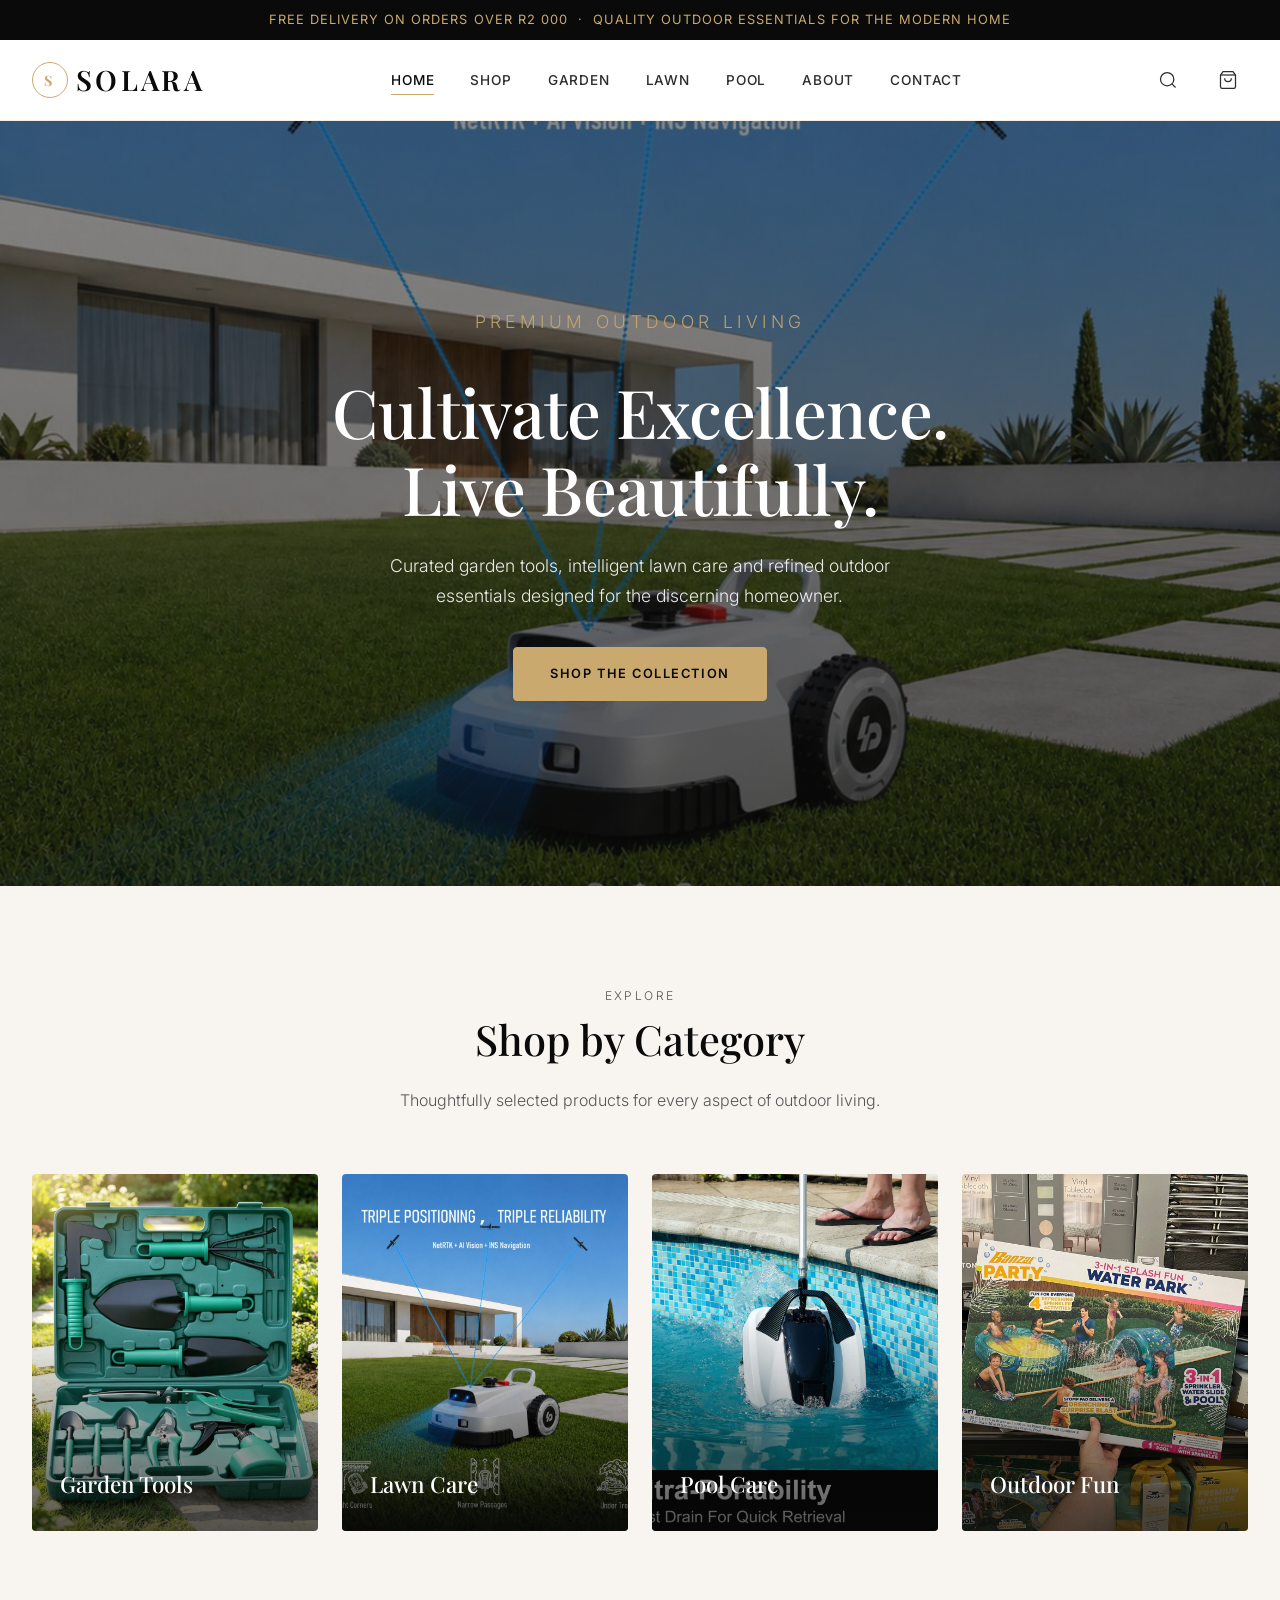
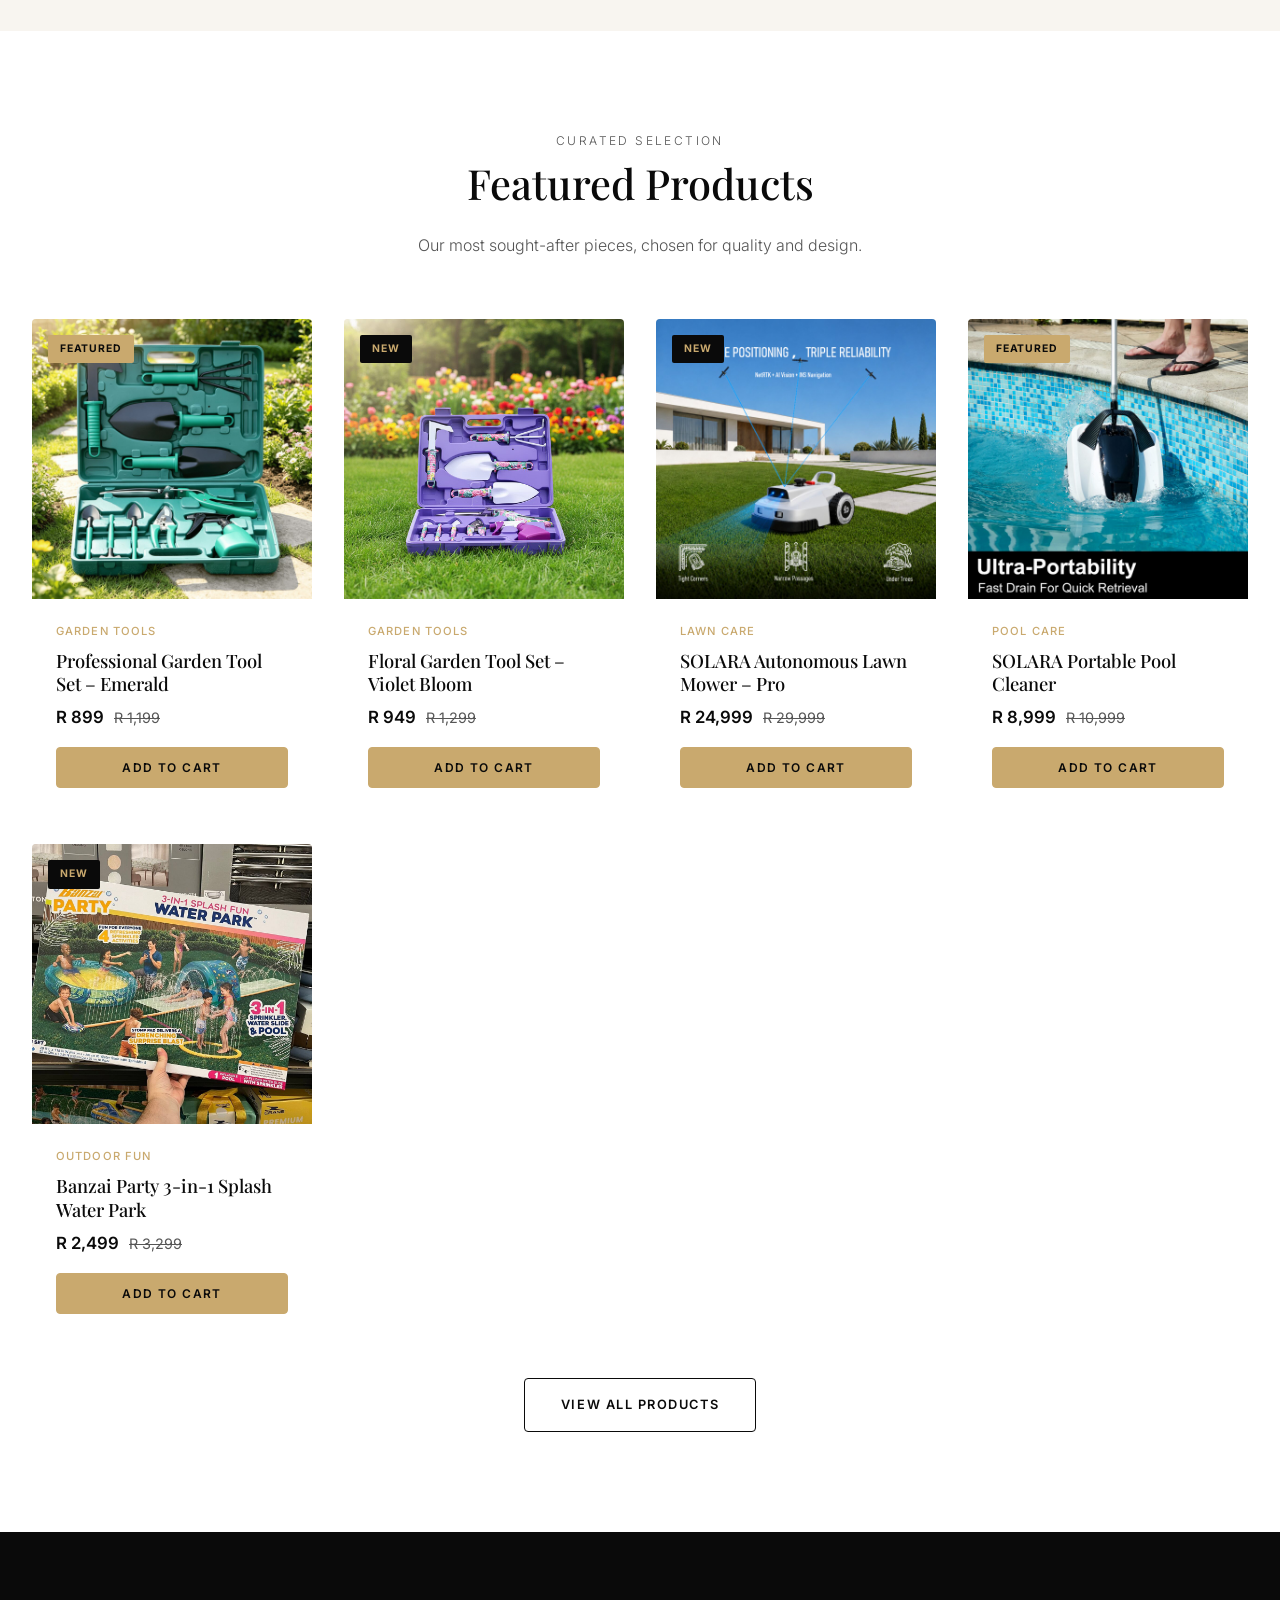
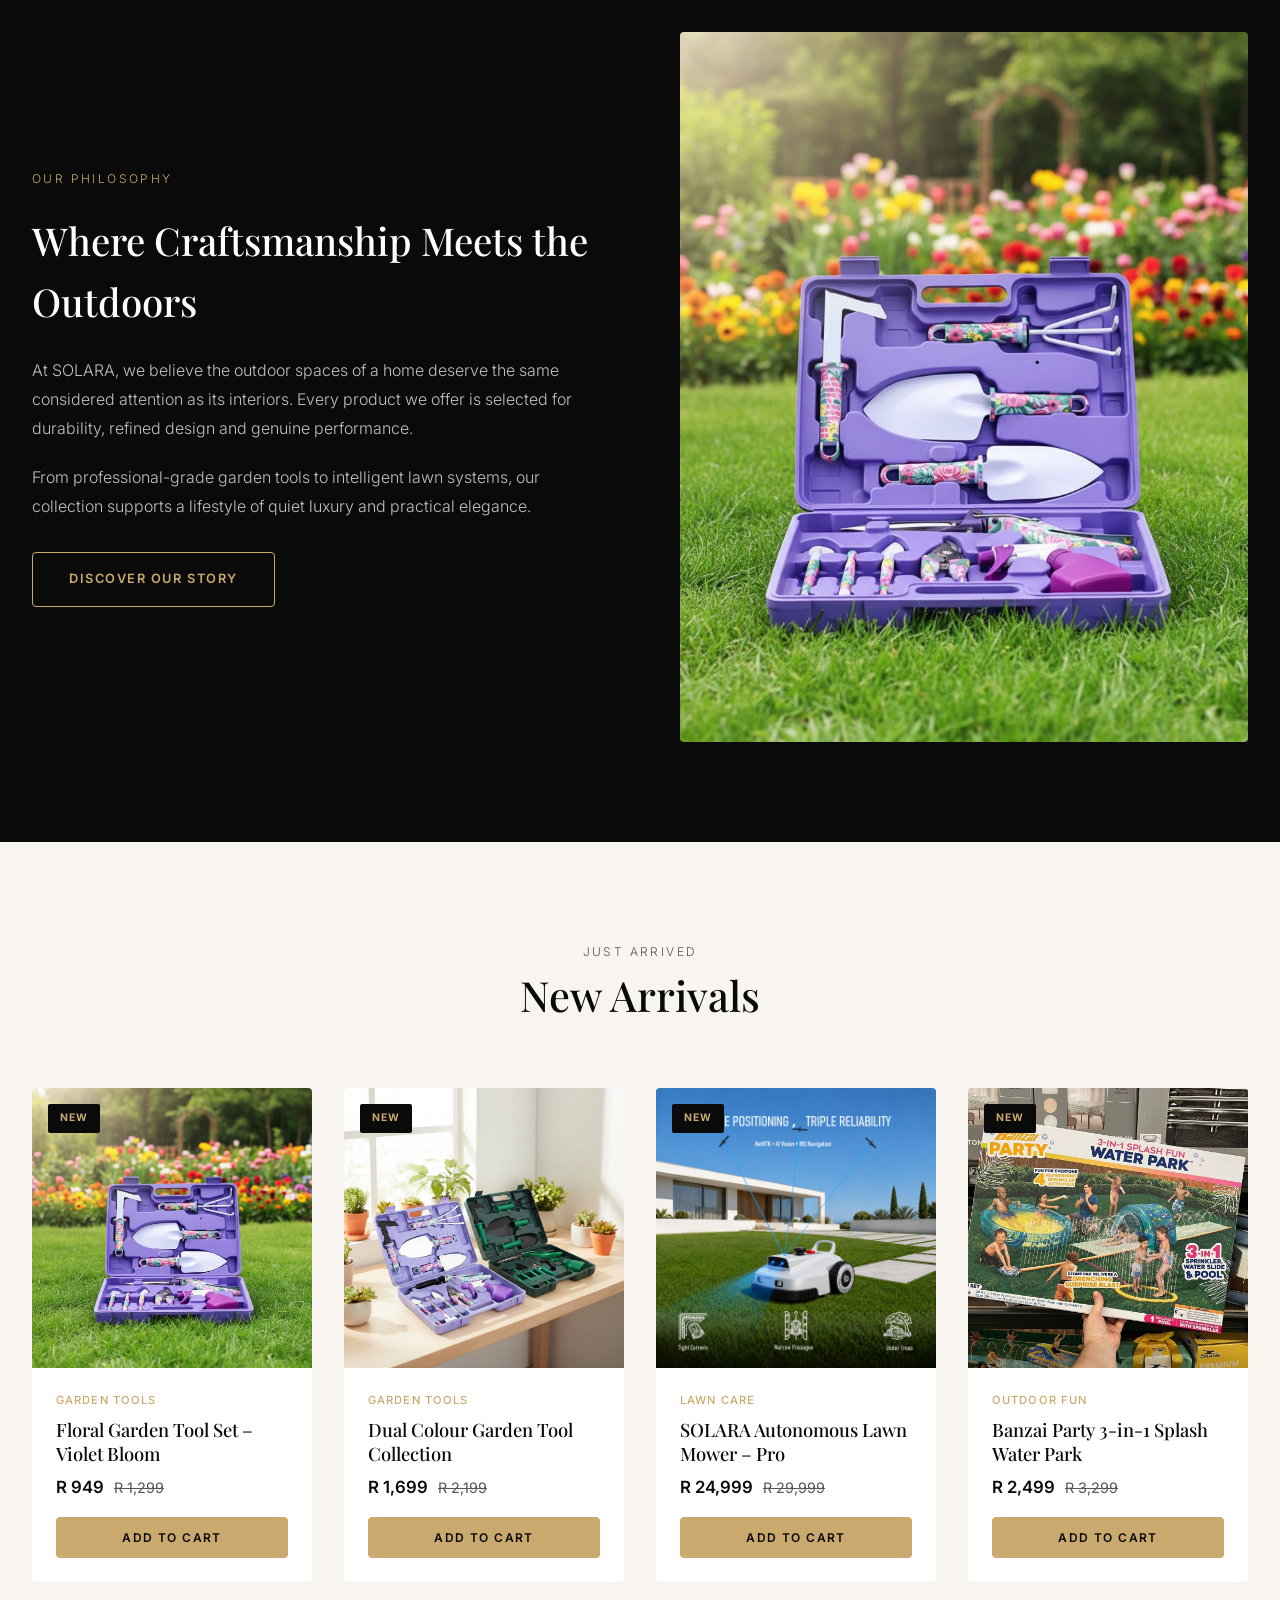
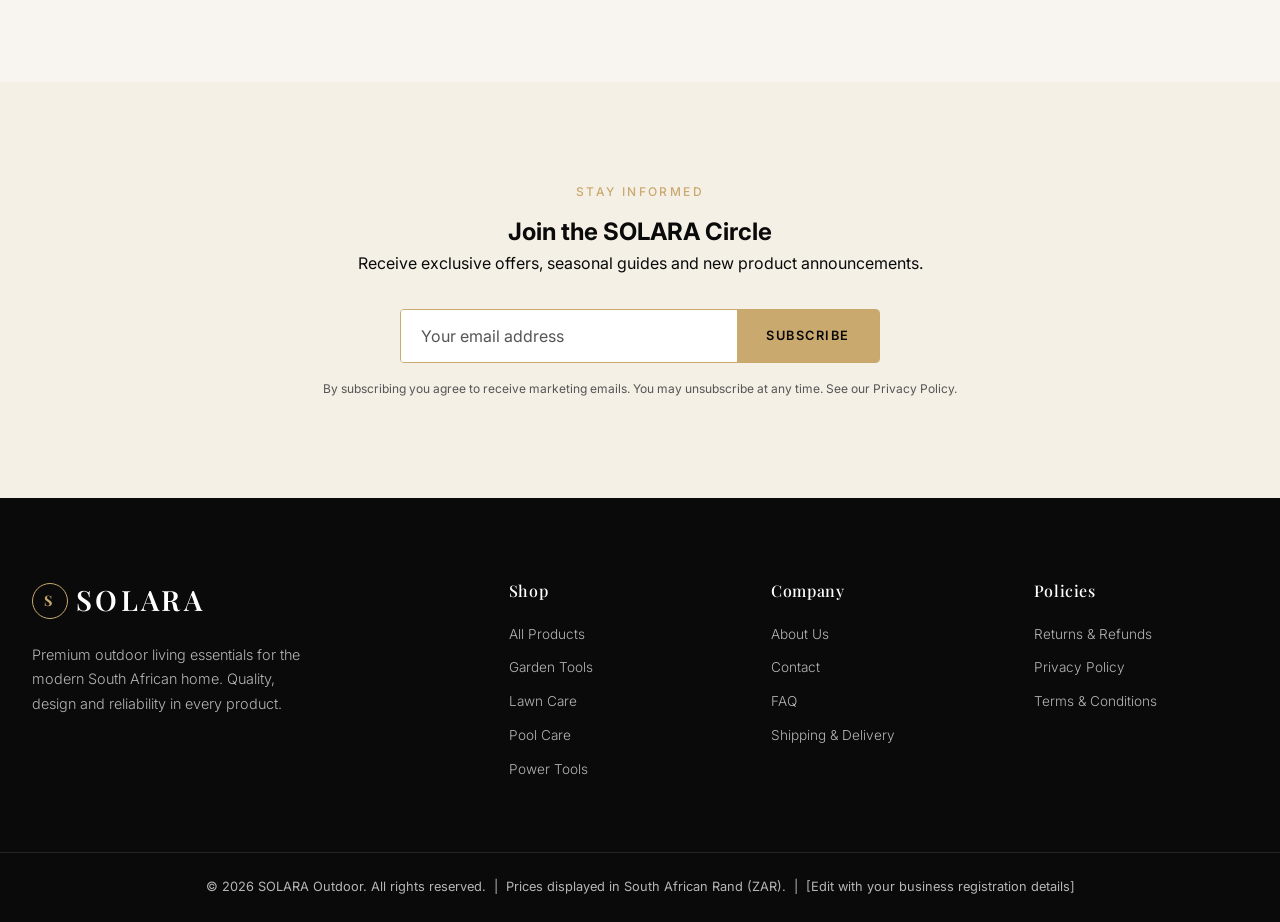
<file: index.html>
<!DOCTYPE html>
<html lang="en">
<head>
  <meta charset="UTF-8">
  <meta name="viewport" content="width=device-width, initial-scale=1.0">
  <title>SOLARA Outdoor | Premium Garden, Lawn & Pool Essentials</title>
  <meta name="description" content="Discover premium outdoor living products. Professional garden tools, autonomous lawn care, pool cleaners and more. Delivered across South Africa.">
  <link rel="stylesheet" href="css/style.css">
  <link rel="icon" href="data:image/svg+xml,<svg xmlns='http://www.w3.org/2000/svg' viewBox='0 0 100 100'><circle cx='50' cy='50' r='45' fill='none' stroke='%23C9A96E' stroke-width='4'/><text x='50' y='62' text-anchor='middle' font-size='40' font-family='Georgia' fill='%23C9A96E'>S</text></svg>">
</head>
<body>

  <!-- Announcement -->
  <div class="announcement-bar">
    Free delivery on orders over R2 000 &nbsp;·&nbsp; Quality outdoor essentials for the modern home
  </div>

  <!-- Header -->
  <header class="site-header">
    <div class="header-inner">
      <a href="index.html" class="logo">
        <div class="logo-icon">S</div>
        SOLARA
      </a>
      <nav class="main-nav" id="mainNav">
        <a href="index.html" class="active">Home</a>
        <a href="shop.html">Shop</a>
        <a href="shop.html?cat=garden-tools">Garden</a>
        <a href="shop.html?cat=lawn-care">Lawn</a>
        <a href="shop.html?cat=pool-care">Pool</a>
        <a href="about.html">About</a>
        <a href="contact.html">Contact</a>
      </nav>
      <div class="header-actions">
        <a href="shop.html" aria-label="Search" title="Search">
          <svg width="20" height="20" fill="none" stroke="currentColor" stroke-width="1.5" viewBox="0 0 24 24"><circle cx="11" cy="11" r="8"/><path d="m21 21-4.3-4.3"/></svg>
        </a>
        <a href="cart.html" aria-label="Cart" title="Shopping Cart">
          <svg width="20" height="20" fill="none" stroke="currentColor" stroke-width="1.5" viewBox="0 0 24 24"><path d="M6 2 3 6v14a2 2 0 0 0 2 2h14a2 2 0 0 0 2-2V6l-3-4Z"/><path d="M3 6h18"/><path d="M16 10a4 4 0 0 1-8 0"/></svg>
          <span class="cart-count" style="display:none">0</span>
        </a>
        <div class="mobile-menu-btn" id="menuBtn" aria-label="Menu">
          <span></span><span></span><span></span>
        </div>
      </div>
    </div>
  </header>

  <!-- Hero -->
  <section class="hero">
    <div class="hero-bg" style="background-image: url('images/Sa5bd26851d5a49b0921e4a0e9a8575dcd.jpg');"></div>
    <div class="hero-overlay"></div>
    <div class="hero-content">
      <p class="hero-eyebrow">Premium Outdoor Living</p>
      <h1>Cultivate Excellence.<br>Live Beautifully.</h1>
      <p>Curated garden tools, intelligent lawn care and refined outdoor essentials designed for the discerning homeowner.</p>
      <a href="shop.html" class="btn btn-primary">Shop the Collection</a>
    </div>
  </section>

  <!-- Featured Categories -->
  <section class="section">
    <div class="section-inner">
      <div class="section-header">
        <p class="section-eyebrow">Explore</p>
        <h2>Shop by Category</h2>
        <p>Thoughtfully selected products for every aspect of outdoor living.</p>
      </div>
      <div class="category-grid">
        <a href="shop.html?cat=garden-tools" class="category-card">
          <img src="images/H3e55ec1d0cd64b558a9389f2e577ecd6H.jpg" alt="Garden Tools">
          <div class="category-card-overlay"><h3>Garden Tools</h3></div>
        </a>
        <a href="shop.html?cat=lawn-care" class="category-card">
          <img src="images/Sa5bd26851d5a49b0921e4a0e9a8575dcd.jpg" alt="Lawn Care">
          <div class="category-card-overlay"><h3>Lawn Care</h3></div>
        </a>
        <a href="shop.html?cat=pool-care" class="category-card">
          <img src="images/H1f3d0fb70c554147920c12060a2ade58I.jpg" alt="Pool Care">
          <div class="category-card-overlay"><h3>Pool Care</h3></div>
        </a>
        <a href="shop.html?cat=outdoor-fun" class="category-card">
          <img src="images/704731973_122119497633244690_1762907833678368150_n.jpg" alt="Outdoor Fun">
          <div class="category-card-overlay"><h3>Outdoor Fun</h3></div>
        </a>
      </div>
    </div>
  </section>

  <!-- Featured Products -->
  <section class="section" style="background: var(--white);">
    <div class="section-inner">
      <div class="section-header">
        <p class="section-eyebrow">Curated Selection</p>
        <h2>Featured Products</h2>
        <p>Our most sought-after pieces, chosen for quality and design.</p>
      </div>
      <div class="product-grid" id="featuredGrid"></div>
      <div class="text-center mt-40">
        <a href="shop.html" class="btn btn-outline-dark">View All Products</a>
      </div>
    </div>
  </section>

  <!-- Brand Story -->
  <section class="section brand-story">
    <div class="section-inner">
      <div class="brand-story-grid">
        <div class="brand-story-content">
          <p class="section-eyebrow">Our Philosophy</p>
          <h2>Where Craftsmanship Meets the Outdoors</h2>
          <p>At SOLARA, we believe the outdoor spaces of a home deserve the same considered attention as its interiors. Every product we offer is selected for durability, refined design and genuine performance.</p>
          <p>From professional-grade garden tools to intelligent lawn systems, our collection supports a lifestyle of quiet luxury and practical elegance.</p>
          <a href="about.html" class="btn btn-gold-outline" style="margin-top: 12px;">Discover Our Story</a>
        </div>
        <div class="brand-story-image">
          <img src="images/Hc1f835aaec7441aea4278bc959989316s.jpg" alt="SOLARA Garden Collection">
        </div>
      </div>
    </div>
  </section>

  <!-- New Arrivals -->
  <section class="section">
    <div class="section-inner">
      <div class="section-header">
        <p class="section-eyebrow">Just Arrived</p>
        <h2>New Arrivals</h2>
      </div>
      <div class="product-grid" id="newGrid"></div>
    </div>
  </section>

  <!-- Newsletter -->
  <section class="section newsletter">
    <div class="section-inner">
      <p class="section-eyebrow">Stay Informed</p>
      <h2>Join the SOLARA Circle</h2>
      <p>Receive exclusive offers, seasonal guides and new product announcements.</p>
      <form class="newsletter-form" id="newsletterForm" onsubmit="return handleNewsletter(event)">
        <input type="email" placeholder="Your email address" required aria-label="Email">
        <button type="submit" class="btn btn-primary">Subscribe</button>
      </form>
      <p class="newsletter-consent">By subscribing you agree to receive marketing emails. You may unsubscribe at any time. See our <a href="privacy.html">Privacy Policy</a>.</p>
    </div>
  </section>

  <!-- Footer -->
  <footer class="site-footer">
    <div class="footer-grid">
      <div class="footer-brand">
        <a href="index.html" class="logo">
          <div class="logo-icon">S</div>
          SOLARA
        </a>
        <p>Premium outdoor living essentials for the modern South African home. Quality, design and reliability in every product.</p>
      </div>
      <div class="footer-col">
        <h4>Shop</h4>
        <a href="shop.html">All Products</a>
        <a href="shop.html?cat=garden-tools">Garden Tools</a>
        <a href="shop.html?cat=lawn-care">Lawn Care</a>
        <a href="shop.html?cat=pool-care">Pool Care</a>
        <a href="shop.html?cat=power-tools">Power Tools</a>
      </div>
      <div class="footer-col">
        <h4>Company</h4>
        <a href="about.html">About Us</a>
        <a href="contact.html">Contact</a>
        <a href="faq.html">FAQ</a>
        <a href="shipping.html">Shipping & Delivery</a>
      </div>
      <div class="footer-col">
        <h4>Policies</h4>
        <a href="returns.html">Returns & Refunds</a>
        <a href="privacy.html">Privacy Policy</a>
        <a href="terms.html">Terms & Conditions</a>
      </div>
    </div>
    <div class="footer-bottom">
      <p>&copy; 2026 SOLARA Outdoor. All rights reserved. &nbsp;|&nbsp; Prices displayed in South African Rand (ZAR). &nbsp;|&nbsp; [Edit with your business registration details]</p>
    </div>
  </footer>

  <script src="js/products.js"></script>
  <script src="js/cart.js"></script>
  <script>
    // Mobile menu
    document.getElementById('menuBtn').addEventListener('click', () => {
      document.getElementById('mainNav').classList.toggle('open');
    });

    // Render product cards
    function renderCard(p) {
      const badge = p.newArrival ? '<span class="product-badge new">New</span>' : (p.featured ? '<span class="product-badge">Featured</span>' : '');
      const compare = p.comparePrice ? `<span class="price-compare">${formatPrice(p.comparePrice)}</span>` : '';
      return `
        <article class="product-card">
          <div class="product-card-image">
            ${badge}
            <a href="product.html?id=${p.id}"><img src="${p.images[0]}" alt="${p.name}" loading="lazy"></a>
          </div>
          <div class="product-card-body">
            <p class="product-card-category">${p.categoryName}</p>
            <h3 class="product-card-title"><a href="product.html?id=${p.id}">${p.name}</a></h3>
            <div class="product-card-price">
              <span class="price-current">${formatPrice(p.price)}</span>
              ${compare}
            </div>
            <button class="btn btn-primary btn-sm" onclick="addToCart('${p.id}')">Add to Cart</button>
          </div>
        </article>`;
    }

    document.getElementById('featuredGrid').innerHTML = getFeaturedProducts().map(renderCard).join('');
    document.getElementById('newGrid').innerHTML = getNewArrivals().map(renderCard).join('');

    function handleNewsletter(e) {
      e.preventDefault();
      showToast('Thank you for subscribing. (Configure email service to activate.)');
      e.target.reset();
      return false;
    }
  </script>
</body>
</html>
</file>
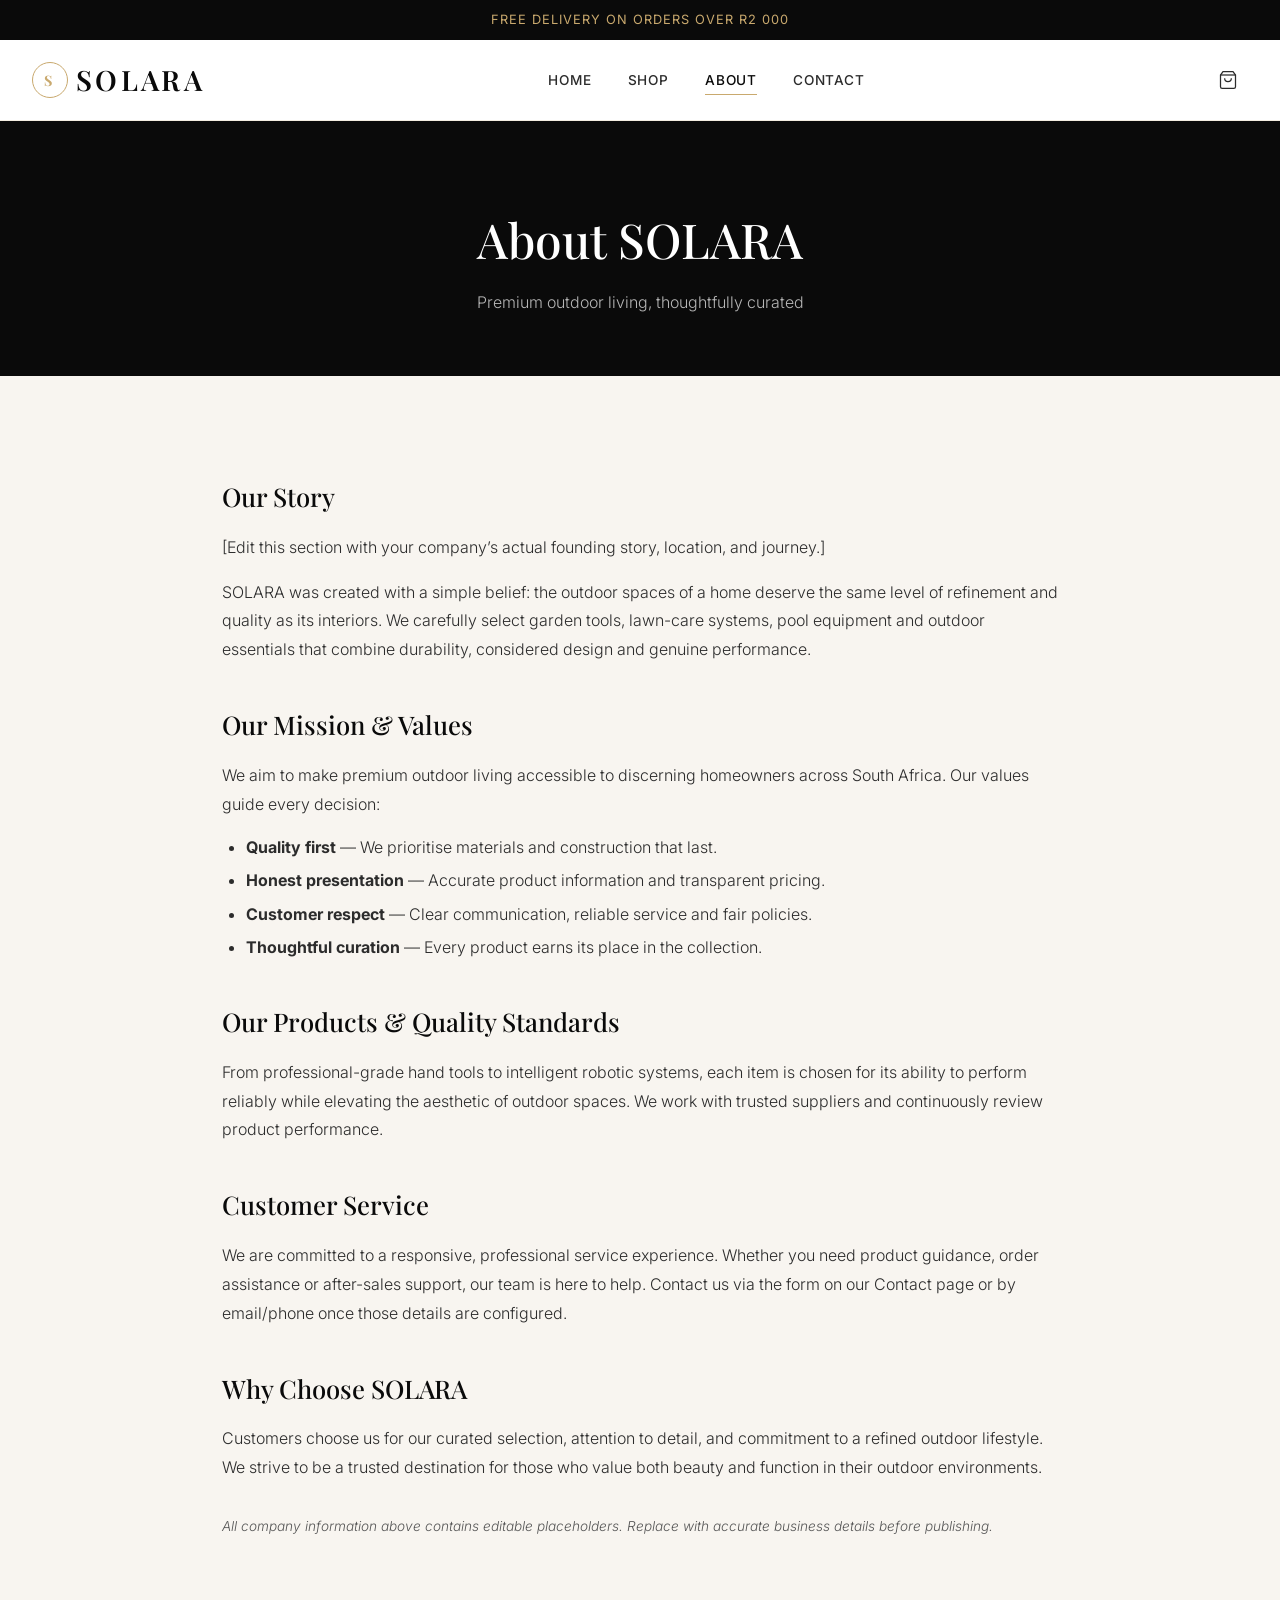
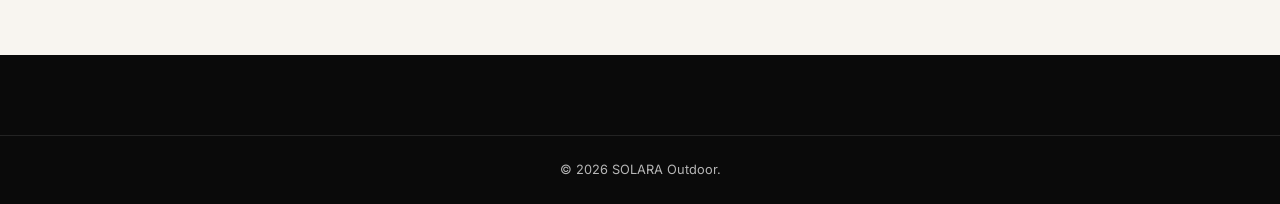
<file: about.html>
<!DOCTYPE html>
<html lang="en">
<head>
  <meta charset="UTF-8">
  <meta name="viewport" content="width=device-width, initial-scale=1.0">
  <title>About Us | SOLARA Outdoor</title>
  <meta name="description" content="Learn about SOLARA Outdoor — our commitment to premium quality outdoor living products for South African homes.">
  <link rel="stylesheet" href="css/style.css">
</head>
<body>
  <div class="announcement-bar">Free delivery on orders over R2 000</div>
  <header class="site-header">
    <div class="header-inner">
      <a href="index.html" class="logo"><div class="logo-icon">S</div> SOLARA</a>
      <nav class="main-nav" id="mainNav">
        <a href="index.html">Home</a>
        <a href="shop.html">Shop</a>
        <a href="about.html" class="active">About</a>
        <a href="contact.html">Contact</a>
      </nav>
      <div class="header-actions">
        <a href="cart.html"><svg width="20" height="20" fill="none" stroke="currentColor" stroke-width="1.5" viewBox="0 0 24 24"><path d="M6 2 3 6v14a2 2 0 0 0 2 2h14a2 2 0 0 0 2-2V6l-3-4Z"/><path d="M3 6h18"/><path d="M16 10a4 4 0 0 1-8 0"/></svg><span class="cart-count" style="display:none">0</span></a>
        <div class="mobile-menu-btn" id="menuBtn"><span></span><span></span><span></span></div>
      </div>
    </div>
  </header>

  <div class="page-hero">
    <h1>About SOLARA</h1>
    <p>Premium outdoor living, thoughtfully curated</p>
  </div>

  <div class="content-page">
    <h2>Our Story</h2>
    <p>[Edit this section with your company’s actual founding story, location, and journey.]</p>
    <p>SOLARA was created with a simple belief: the outdoor spaces of a home deserve the same level of refinement and quality as its interiors. We carefully select garden tools, lawn-care systems, pool equipment and outdoor essentials that combine durability, considered design and genuine performance.</p>

    <h2>Our Mission & Values</h2>
    <p>We aim to make premium outdoor living accessible to discerning homeowners across South Africa. Our values guide every decision:</p>
    <ul>
      <li><strong>Quality first</strong> — We prioritise materials and construction that last.</li>
      <li><strong>Honest presentation</strong> — Accurate product information and transparent pricing.</li>
      <li><strong>Customer respect</strong> — Clear communication, reliable service and fair policies.</li>
      <li><strong>Thoughtful curation</strong> — Every product earns its place in the collection.</li>
    </ul>

    <h2>Our Products & Quality Standards</h2>
    <p>From professional-grade hand tools to intelligent robotic systems, each item is chosen for its ability to perform reliably while elevating the aesthetic of outdoor spaces. We work with trusted suppliers and continuously review product performance.</p>

    <h2>Customer Service</h2>
    <p>We are committed to a responsive, professional service experience. Whether you need product guidance, order assistance or after-sales support, our team is here to help. Contact us via the form on our Contact page or by email/phone once those details are configured.</p>

    <h2>Why Choose SOLARA</h2>
    <p>Customers choose us for our curated selection, attention to detail, and commitment to a refined outdoor lifestyle. We strive to be a trusted destination for those who value both beauty and function in their outdoor environments.</p>
    <p style="margin-top:32px;font-size:0.85rem;color:var(--medium-grey)"><em>All company information above contains editable placeholders. Replace with accurate business details before publishing.</em></p>
  </div>

  <footer class="site-footer">
    <div class="footer-bottom"><p>&copy; 2026 SOLARA Outdoor.</p></div>
  </footer>
  <script src="js/products.js"></script>
  <script src="js/cart.js"></script>
  <script>document.getElementById('menuBtn').addEventListener('click', () => document.getElementById('mainNav').classList.toggle('open'));</script>
</body>
</html>
</file>
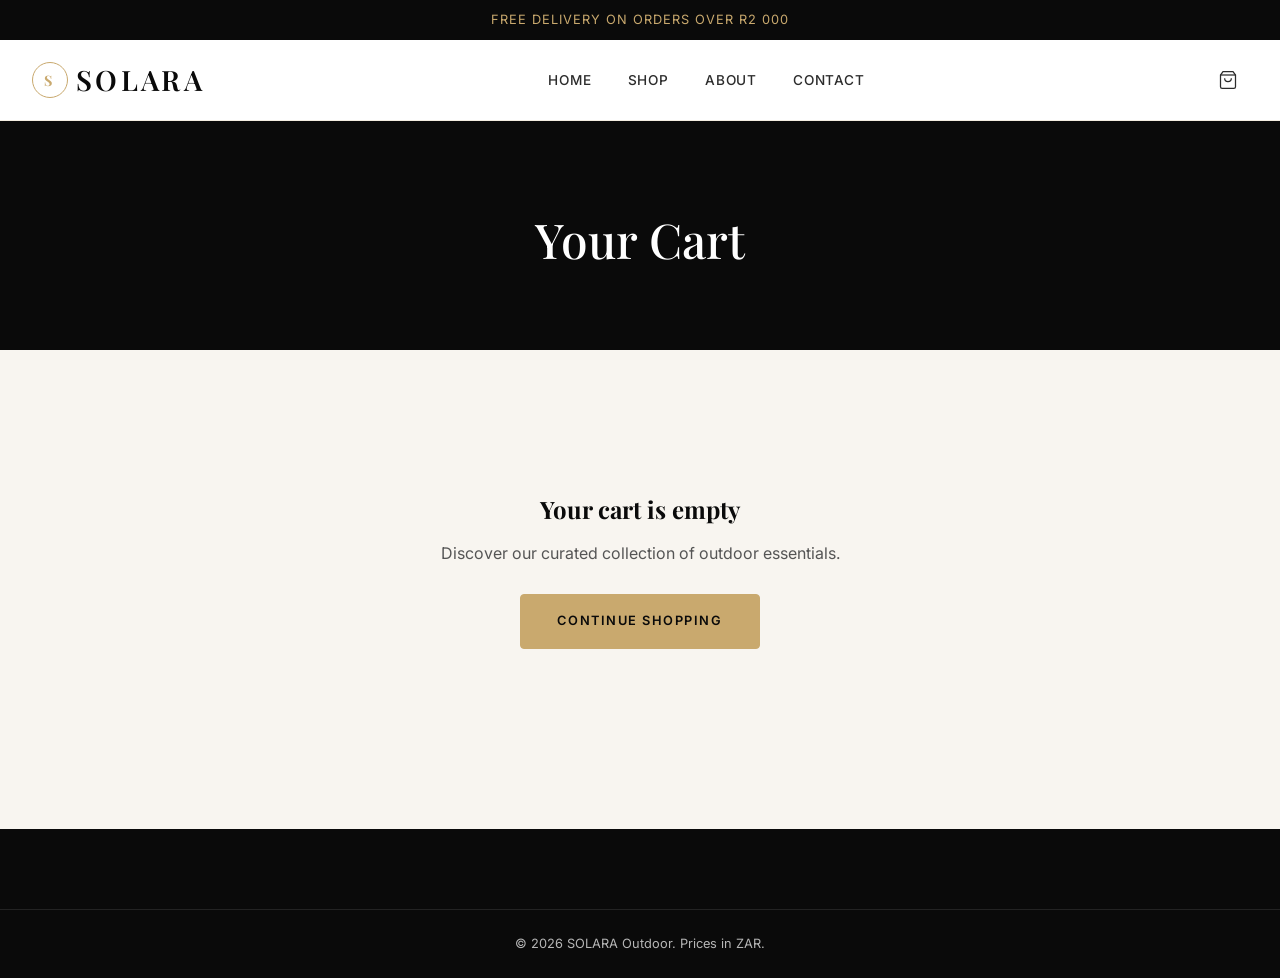
<file: cart.html>
<!DOCTYPE html>
<html lang="en">
<head>
  <meta charset="UTF-8">
  <meta name="viewport" content="width=device-width, initial-scale=1.0">
  <title>Shopping Cart | SOLARA Outdoor</title>
  <link rel="stylesheet" href="css/style.css">
</head>
<body>
  <div class="announcement-bar">Free delivery on orders over R2 000</div>
  <header class="site-header">
    <div class="header-inner">
      <a href="index.html" class="logo"><div class="logo-icon">S</div> SOLARA</a>
      <nav class="main-nav" id="mainNav">
        <a href="index.html">Home</a>
        <a href="shop.html">Shop</a>
        <a href="about.html">About</a>
        <a href="contact.html">Contact</a>
      </nav>
      <div class="header-actions">
        <a href="cart.html" aria-label="Cart">
          <svg width="20" height="20" fill="none" stroke="currentColor" stroke-width="1.5" viewBox="0 0 24 24"><path d="M6 2 3 6v14a2 2 0 0 0 2 2h14a2 2 0 0 0 2-2V6l-3-4Z"/><path d="M3 6h18"/><path d="M16 10a4 4 0 0 1-8 0"/></svg>
          <span class="cart-count" style="display:none">0</span>
        </a>
        <div class="mobile-menu-btn" id="menuBtn"><span></span><span></span><span></span></div>
      </div>
    </div>
  </header>

  <div class="page-hero"><h1>Your Cart</h1></div>

  <div class="cart-page" id="cartContent"></div>

  <footer class="site-footer">
    <div class="footer-bottom"><p>&copy; 2026 SOLARA Outdoor. Prices in ZAR.</p></div>
  </footer>

  <script src="js/products.js"></script>
  <script src="js/cart.js"></script>
  <script>
    document.getElementById('menuBtn').addEventListener('click', () => document.getElementById('mainNav').classList.toggle('open'));

    function renderCart() {
      const cart = getCart();
      if (cart.length === 0) {
        document.getElementById('cartContent').innerHTML = `
          <div class="empty-state">
            <h3>Your cart is empty</h3>
            <p>Discover our curated collection of outdoor essentials.</p>
            <a href="shop.html" class="btn btn-primary">Continue Shopping</a>
          </div>`;
        return;
      }

      const subtotal = getCartTotal();
      const delivery = subtotal >= 2000 ? 0 : 150;
      const total = subtotal + delivery;

      let rows = cart.map(item => `
        <tr>
          <td>
            <div class="cart-item-info">
              <img src="${item.image}" alt="${item.name}">
              <div>
                <h4>${item.name}</h4>
                ${item.color ? `<p style="font-size:0.85rem;color:var(--medium-grey)">${item.color}</p>` : ''}
                <span class="remove-btn" onclick="removeFromCart('${item.id}','${item.color||''}');renderCart()">Remove</span>
              </div>
            </div>
          </td>
          <td>${formatPrice(item.price)}</td>
          <td>
            <div class="qty-selector">
              <button onclick="updateQty('${item.id}', ${item.qty-1}, '${item.color||''}');renderCart()">−</button>
              <input type="number" value="${item.qty}" readonly>
              <button onclick="updateQty('${item.id}', ${item.qty+1}, '${item.color||''}');renderCart()">+</button>
            </div>
          </td>
          <td>${formatPrice(item.price * item.qty)}</td>
        </tr>`).join('');

      document.getElementById('cartContent').innerHTML = `
        <table class="cart-table">
          <thead><tr><th>Product</th><th>Price</th><th>Quantity</th><th>Total</th></tr></thead>
          <tbody>${rows}</tbody>
        </table>
        <div class="cart-summary">
          <h3>Order Summary</h3>
          <div class="summary-row"><span>Subtotal</span><span>${formatPrice(subtotal)}</span></div>
          <div class="summary-row"><span>Delivery</span><span>${delivery === 0 ? 'FREE' : formatPrice(delivery)}</span></div>
          <div class="summary-row total"><span>Total</span><span>${formatPrice(total)}</span></div>
          <p style="font-size:0.8rem;color:var(--medium-grey);margin:12px 0 20px">Delivery estimate and final charges confirmed at checkout. Free delivery on orders over R2 000.</p>
          <a href="checkout.html" class="btn btn-primary btn-full">Proceed to Checkout</a>
          <a href="shop.html" class="btn btn-outline-dark btn-full" style="margin-top:12px">Continue Shopping</a>
        </div>`;
    }

    renderCart();
  </script>
</body>
</html>
</file>
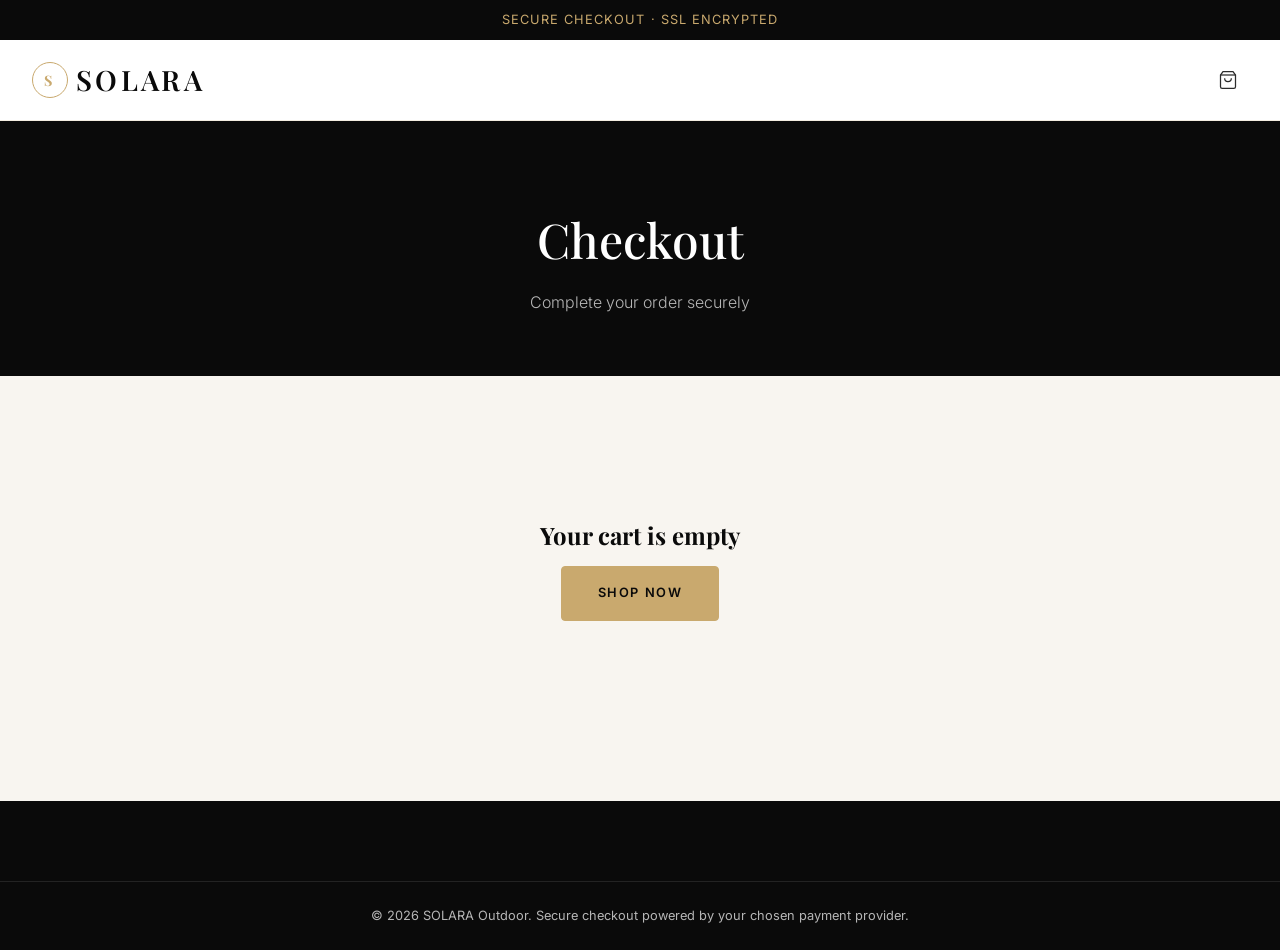
<file: checkout.html>
<!DOCTYPE html>
<html lang="en">
<head>
  <meta charset="UTF-8">
  <meta name="viewport" content="width=device-width, initial-scale=1.0">
  <title>Checkout | SOLARA Outdoor</title>
  <link rel="stylesheet" href="css/style.css">
</head>
<body>
  <div class="announcement-bar">Secure Checkout · SSL Encrypted</div>
  <header class="site-header">
    <div class="header-inner">
      <a href="index.html" class="logo"><div class="logo-icon">S</div> SOLARA</a>
      <div class="header-actions">
        <a href="cart.html" aria-label="Cart">
          <svg width="20" height="20" fill="none" stroke="currentColor" stroke-width="1.5" viewBox="0 0 24 24"><path d="M6 2 3 6v14a2 2 0 0 0 2 2h14a2 2 0 0 0 2-2V6l-3-4Z"/><path d="M3 6h18"/><path d="M16 10a4 4 0 0 1-8 0"/></svg>
          <span class="cart-count" style="display:none">0</span>
        </a>
      </div>
    </div>
  </header>

  <div class="page-hero"><h1>Checkout</h1><p>Complete your order securely</p></div>

  <div class="checkout-page" id="checkoutContent"></div>

  <footer class="site-footer">
    <div class="footer-bottom"><p>&copy; 2026 SOLARA Outdoor. Secure checkout powered by your chosen payment provider.</p></div>
  </footer>

  <script src="js/products.js"></script>
  <script src="js/cart.js"></script>
  <script>
    function renderCheckout() {
      const cart = getCart();
      if (cart.length === 0) {
        document.getElementById('checkoutContent').innerHTML = `
          <div class="empty-state" style="grid-column:1/-1">
            <h3>Your cart is empty</h3>
            <a href="shop.html" class="btn btn-primary">Shop Now</a>
          </div>`;
        return;
      }

      const subtotal = getCartTotal();
      const delivery = subtotal >= 2000 ? 0 : 150;
      const total = subtotal + delivery;

      const items = cart.map(i => `
        <div class="summary-row">
          <span>${i.name} × ${i.qty}</span>
          <span>${formatPrice(i.price * i.qty)}</span>
        </div>`).join('');

      document.getElementById('checkoutContent').innerHTML = `
        <div class="checkout-form">
          <h2>Contact & Delivery</h2>
          <form id="checkoutForm" onsubmit="return submitOrder(event)">
            <div class="form-group">
              <label>Email *</label>
              <input type="email" name="email" required placeholder="you@example.com">
            </div>
            <div class="form-row">
              <div class="form-group">
                <label>First Name *</label>
                <input type="text" name="firstName" required>
              </div>
              <div class="form-group">
                <label>Last Name *</label>
                <input type="text" name="lastName" required>
              </div>
            </div>
            <div class="form-group">
              <label>Phone *</label>
              <input type="tel" name="phone" required placeholder="+27">
            </div>
            <div class="form-group">
              <label>Street Address *</label>
              <input type="text" name="address" required>
            </div>
            <div class="form-row">
              <div class="form-group">
                <label>City *</label>
                <input type="text" name="city" required>
              </div>
              <div class="form-group">
                <label>Province *</label>
                <select name="province" required>
                  <option value="">Select...</option>
                  <option>Eastern Cape</option>
                  <option>Free State</option>
                  <option>Gauteng</option>
                  <option>KwaZulu-Natal</option>
                  <option>Limpopo</option>
                  <option>Mpumalanga</option>
                  <option>North West</option>
                  <option>Northern Cape</option>
                  <option>Western Cape</option>
                </select>
              </div>
            </div>
            <div class="form-group">
              <label>Postal Code *</label>
              <input type="text" name="postal" required>
            </div>
            <div class="form-group">
              <label>Delivery Notes (optional)</label>
              <textarea name="notes" rows="3" placeholder="Gate codes, special instructions..."></textarea>
            </div>
            <h2 style="margin-top:40px">Payment</h2>
            <p style="color:var(--medium-grey);margin-bottom:20px;font-size:0.9rem">
              Payment gateway integration is required before live orders can be processed.
              Supported options for South Africa: PayFast, Yoco, Peach Payments, or Ozow.
              Configure your merchant credentials to enable secure card and EFT payments.
            </p>
            <div class="form-group">
              <label style="display:flex;align-items:center;gap:10px;text-transform:none;font-weight:400;cursor:pointer">
                <input type="checkbox" required style="width:auto">
                I agree to the <a href="terms.html" style="color:var(--gold-dark)">Terms & Conditions</a> and <a href="privacy.html" style="color:var(--gold-dark)">Privacy Policy</a>
              </label>
            </div>
            <button type="submit" class="btn btn-primary btn-full" style="margin-top:16px">Place Order — ${formatPrice(total)}</button>
            <p style="font-size:0.75rem;color:var(--medium-grey);margin-top:12px;text-align:center">
              This is a demonstration checkout. No payment will be processed until a payment provider is connected.
            </p>
          </form>
        </div>
        <div class="checkout-summary">
          <h3>Order Summary</h3>
          ${items}
          <div class="summary-row" style="margin-top:16px"><span>Subtotal</span><span>${formatPrice(subtotal)}</span></div>
          <div class="summary-row"><span>Delivery</span><span>${delivery === 0 ? 'FREE' : formatPrice(delivery)}</span></div>
          <div class="summary-row total"><span>Total</span><span>${formatPrice(total)}</span></div>
        </div>`;
    }

    function submitOrder(e) {
      e.preventDefault();
      // In production: send to backend / payment gateway
      const formData = new FormData(e.target);
      const orderId = 'SOL-' + Date.now().toString(36).toUpperCase();
      sessionStorage.setItem('lastOrder', JSON.stringify({
        id: orderId,
        total: getCartTotal() + (getCartTotal() >= 2000 ? 0 : 150),
        email: formData.get('email'),
        name: formData.get('firstName') + ' ' + formData.get('lastName')
      }));
      clearCart();
      window.location.href = 'confirmation.html';
      return false;
    }

    renderCheckout();
  </script>
</body>
</html>
</file>
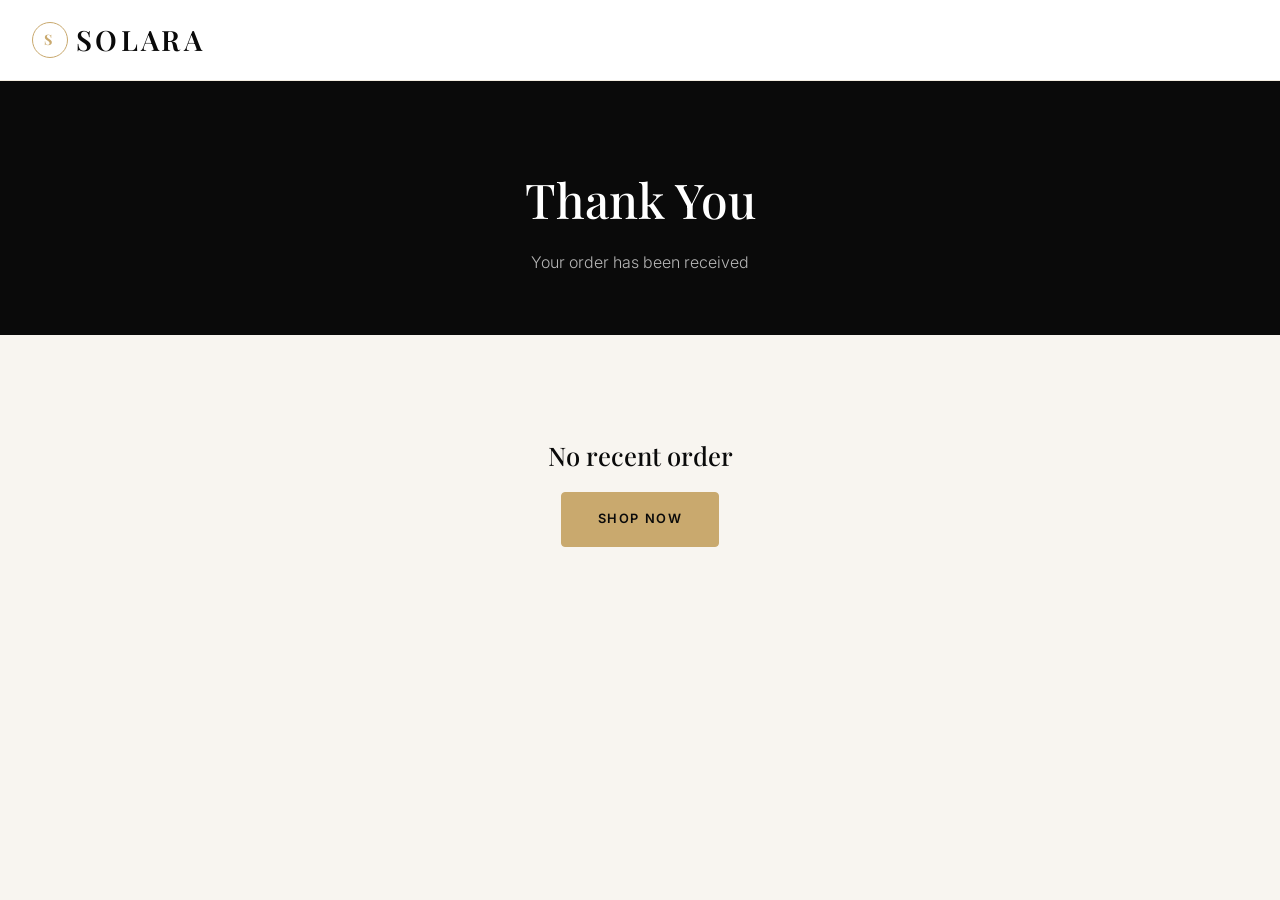
<file: confirmation.html>
<!DOCTYPE html>
<html lang="en">
<head>
  <meta charset="UTF-8">
  <meta name="viewport" content="width=device-width, initial-scale=1.0">
  <title>Order Confirmation | SOLARA Outdoor</title>
  <link rel="stylesheet" href="css/style.css">
</head>
<body>
  <header class="site-header">
    <div class="header-inner">
      <a href="index.html" class="logo"><div class="logo-icon">S</div> SOLARA</a>
    </div>
  </header>
  <div class="page-hero">
    <h1>Thank You</h1>
    <p>Your order has been received</p>
  </div>
  <div class="content-page text-center" id="confirmContent">
    <p>Loading...</p>
  </div>
  <script>
    const order = JSON.parse(sessionStorage.getItem('lastOrder') || 'null');
    if (order) {
      document.getElementById('confirmContent').innerHTML = `
        <h2 style="font-family:var(--font-heading);margin-bottom:16px">Order ${order.id}</h2>
        <p>Thank you, ${order.name}. We have received your order request.</p>
        <p style="margin:20px 0"><strong>Order Total:</strong> R ${order.total.toLocaleString('en-ZA')}</p>
        <p style="color:var(--medium-grey);max-width:500px;margin:0 auto 32px">
          <strong>Important:</strong> This is a demonstration confirmation. No payment has been processed
          and no order has been sent to a fulfilment system. To accept real orders, connect a payment
          gateway (PayFast, Yoco, etc.) and a backend order management system.
        </p>
        <p>A confirmation email would be sent to <strong>${order.email}</strong> once email service is configured.</p>
        <a href="shop.html" class="btn btn-primary" style="margin-top:32px">Continue Shopping</a>
      `;
    } else {
      document.getElementById('confirmContent').innerHTML = `
        <h2>No recent order</h2>
        <a href="shop.html" class="btn btn-primary">Shop Now</a>
      `;
    }
  </script>
</body>
</html>
</file>
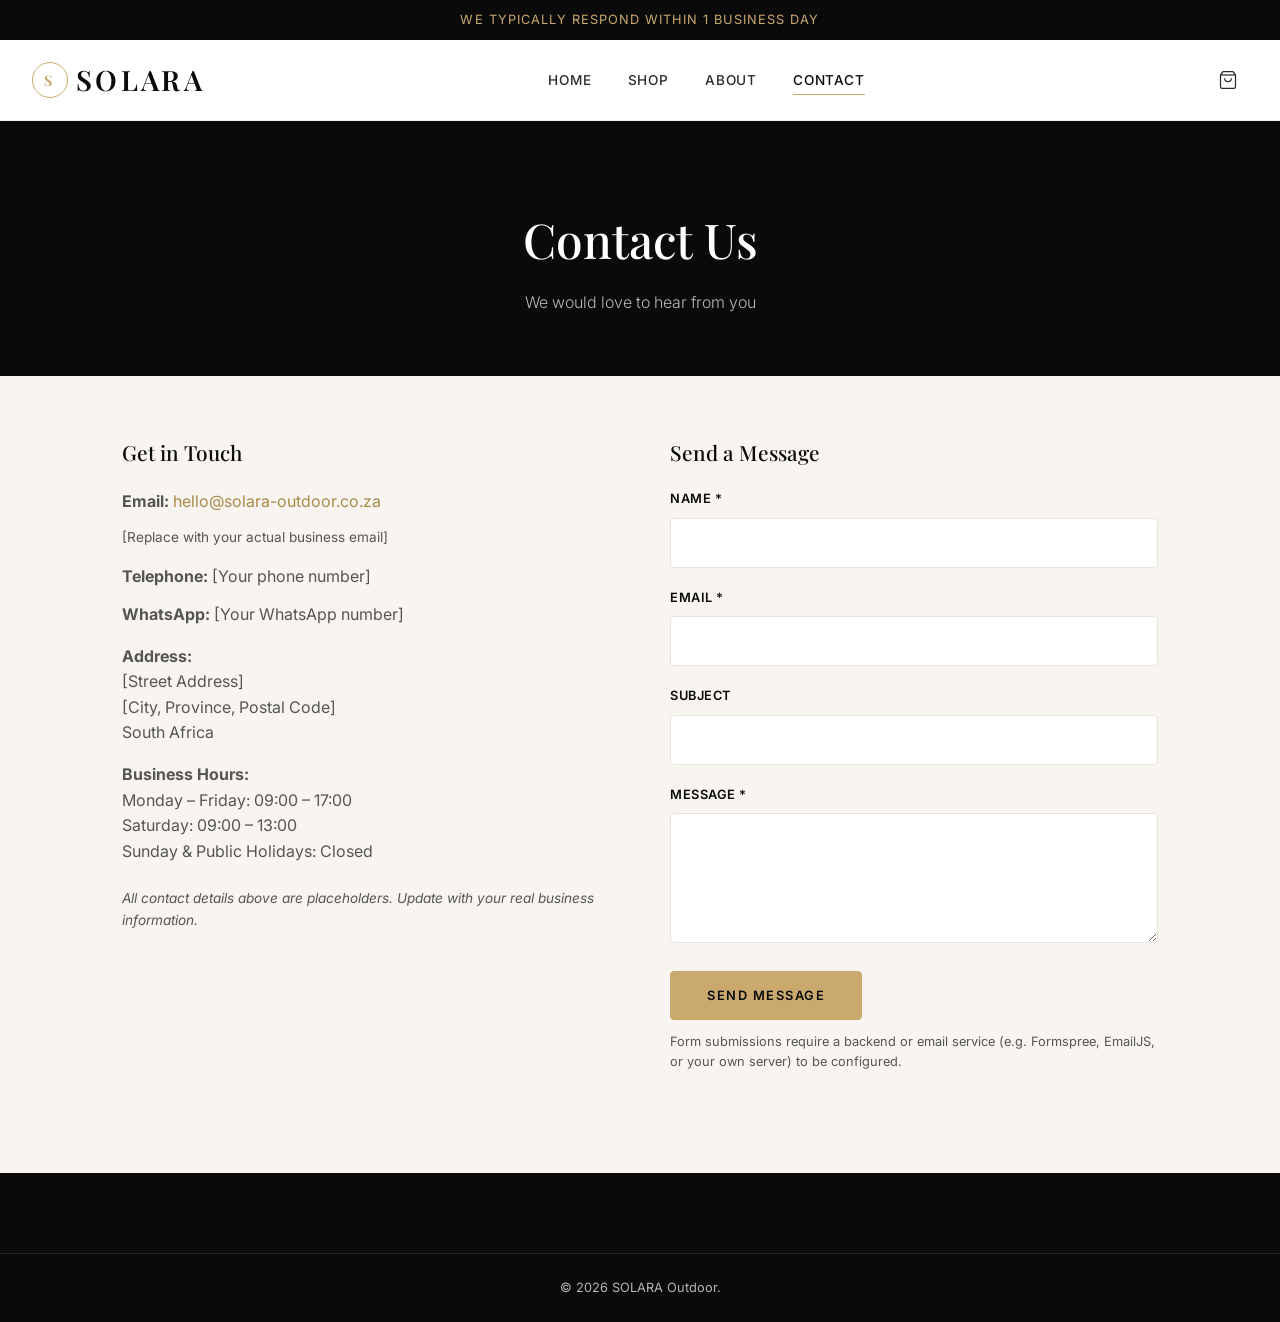
<file: contact.html>
<!DOCTYPE html>
<html lang="en">
<head>
  <meta charset="UTF-8">
  <meta name="viewport" content="width=device-width, initial-scale=1.0">
  <title>Contact Us | SOLARA Outdoor</title>
  <link rel="stylesheet" href="css/style.css">
</head>
<body>
  <div class="announcement-bar">We typically respond within 1 business day</div>
  <header class="site-header">
    <div class="header-inner">
      <a href="index.html" class="logo"><div class="logo-icon">S</div> SOLARA</a>
      <nav class="main-nav" id="mainNav">
        <a href="index.html">Home</a>
        <a href="shop.html">Shop</a>
        <a href="about.html">About</a>
        <a href="contact.html" class="active">Contact</a>
      </nav>
      <div class="header-actions">
        <a href="cart.html"><svg width="20" height="20" fill="none" stroke="currentColor" stroke-width="1.5" viewBox="0 0 24 24"><path d="M6 2 3 6v14a2 2 0 0 0 2 2h14a2 2 0 0 0 2-2V6l-3-4Z"/><path d="M3 6h18"/><path d="M16 10a4 4 0 0 1-8 0"/></svg><span class="cart-count" style="display:none">0</span></a>
        <div class="mobile-menu-btn" id="menuBtn"><span></span><span></span><span></span></div>
      </div>
    </div>
  </header>

  <div class="page-hero">
    <h1>Contact Us</h1>
    <p>We would love to hear from you</p>
  </div>

  <div class="contact-grid">
    <div class="contact-info">
      <h3>Get in Touch</h3>
      <p><strong>Email:</strong> <a href="mailto:hello@solara-outdoor.co.za">hello@solara-outdoor.co.za</a></p>
      <p style="font-size:0.85rem;color:var(--medium-grey)">[Replace with your actual business email]</p>
      <p style="margin-top:16px"><strong>Telephone:</strong> [Your phone number]</p>
      <p><strong>WhatsApp:</strong> [Your WhatsApp number]</p>
      <p style="margin-top:16px"><strong>Address:</strong><br>[Street Address]<br>[City, Province, Postal Code]<br>South Africa</p>
      <p style="margin-top:16px"><strong>Business Hours:</strong><br>Monday – Friday: 09:00 – 17:00<br>Saturday: 09:00 – 13:00<br>Sunday & Public Holidays: Closed</p>
      <p style="margin-top:24px;font-size:0.85rem;color:var(--medium-grey)"><em>All contact details above are placeholders. Update with your real business information.</em></p>
    </div>
    <div>
      <h3 style="font-family:var(--font-heading);font-size:1.3rem;margin-bottom:20px;font-weight:500">Send a Message</h3>
      <form id="contactForm" onsubmit="return handleContact(event)">
        <div class="form-group">
          <label>Name *</label>
          <input type="text" name="name" required>
        </div>
        <div class="form-group">
          <label>Email *</label>
          <input type="email" name="email" required>
        </div>
        <div class="form-group">
          <label>Subject</label>
          <input type="text" name="subject">
        </div>
        <div class="form-group">
          <label>Message *</label>
          <textarea name="message" rows="5" required></textarea>
        </div>
        <button type="submit" class="btn btn-primary">Send Message</button>
        <p style="font-size:0.8rem;color:var(--medium-grey);margin-top:12px">Form submissions require a backend or email service (e.g. Formspree, EmailJS, or your own server) to be configured.</p>
      </form>
    </div>
  </div>

  <footer class="site-footer">
    <div class="footer-bottom"><p>&copy; 2026 SOLARA Outdoor.</p></div>
  </footer>
  <script src="js/products.js"></script>
  <script src="js/cart.js"></script>
  <script>
    document.getElementById('menuBtn').addEventListener('click', () => document.getElementById('mainNav').classList.toggle('open'));
    function handleContact(e) {
      e.preventDefault();
      showToast('Message received (demo). Configure email backend to enable real delivery.');
      e.target.reset();
      return false;
    }
  </script>
</body>
</html>
</file>
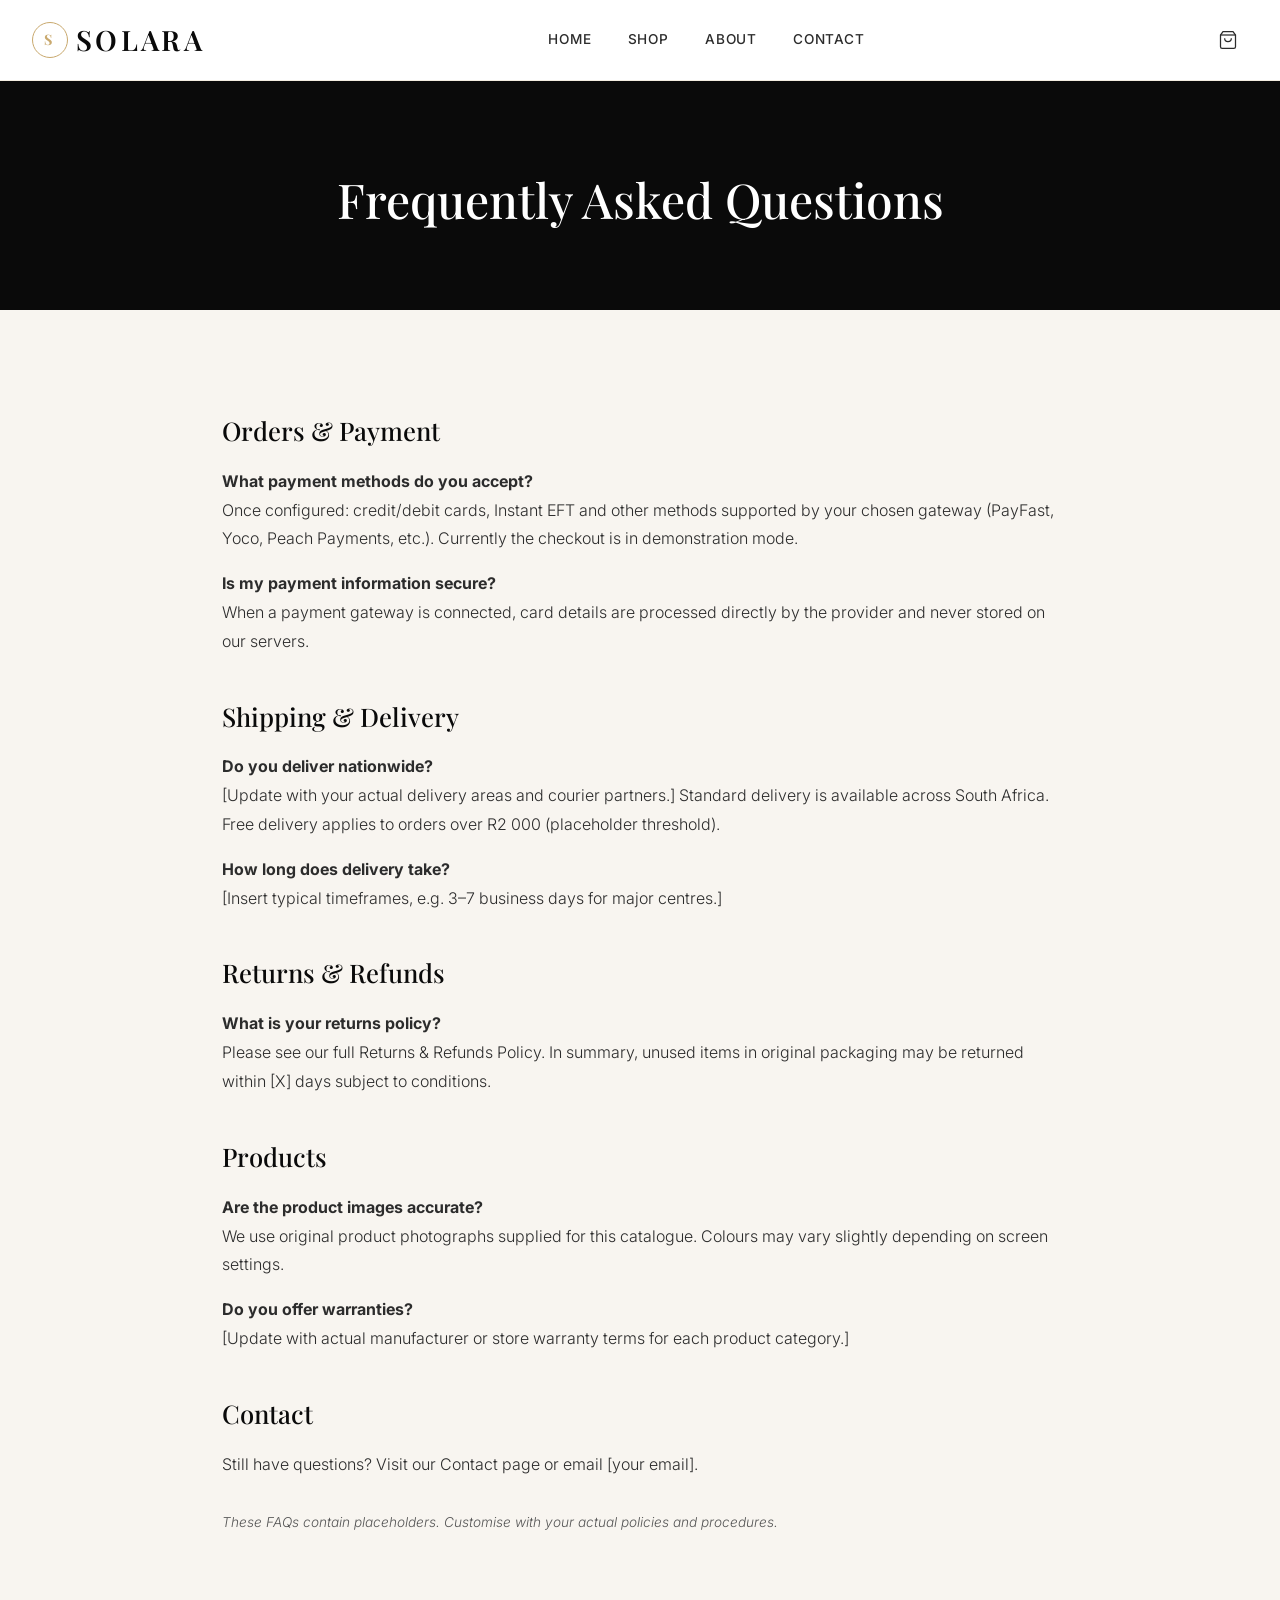
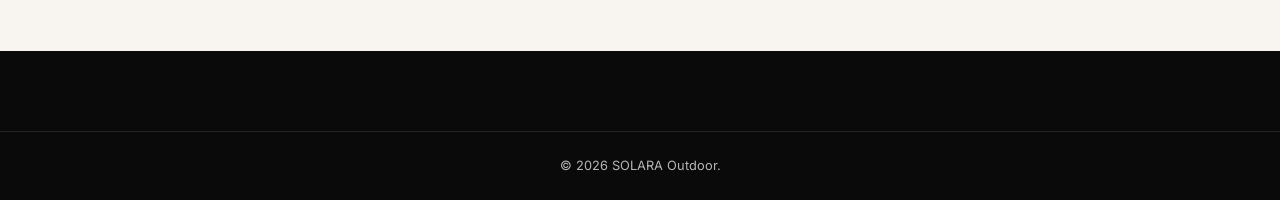
<file: faq.html>
<!DOCTYPE html>
<html lang="en">
<head>
  <meta charset="UTF-8">
  <meta name="viewport" content="width=device-width, initial-scale=1.0">
  <title>FAQ | SOLARA Outdoor</title>
  <link rel="stylesheet" href="css/style.css">
</head>
<body>
  <header class="site-header">
    <div class="header-inner">
      <a href="index.html" class="logo"><div class="logo-icon">S</div> SOLARA</a>
      <nav class="main-nav" id="mainNav">
        <a href="index.html">Home</a>
        <a href="shop.html">Shop</a>
        <a href="about.html">About</a>
        <a href="contact.html">Contact</a>
      </nav>
      <div class="header-actions">
        <a href="cart.html"><svg width="20" height="20" fill="none" stroke="currentColor" stroke-width="1.5" viewBox="0 0 24 24"><path d="M6 2 3 6v14a2 2 0 0 0 2 2h14a2 2 0 0 0 2-2V6l-3-4Z"/><path d="M3 6h18"/><path d="M16 10a4 4 0 0 1-8 0"/></svg><span class="cart-count" style="display:none">0</span></a>
        <div class="mobile-menu-btn" id="menuBtn"><span></span><span></span><span></span></div>
      </div>
    </div>
  </header>
  <div class="page-hero"><h1>Frequently Asked Questions</h1></div>
  <div class="content-page">
    <h2>Orders & Payment</h2>
    <p><strong>What payment methods do you accept?</strong><br>
    Once configured: credit/debit cards, Instant EFT and other methods supported by your chosen gateway (PayFast, Yoco, Peach Payments, etc.). Currently the checkout is in demonstration mode.</p>
    <p><strong>Is my payment information secure?</strong><br>
    When a payment gateway is connected, card details are processed directly by the provider and never stored on our servers.</p>

    <h2>Shipping & Delivery</h2>
    <p><strong>Do you deliver nationwide?</strong><br>
    [Update with your actual delivery areas and courier partners.] Standard delivery is available across South Africa. Free delivery applies to orders over R2 000 (placeholder threshold).</p>
    <p><strong>How long does delivery take?</strong><br>
    [Insert typical timeframes, e.g. 3–7 business days for major centres.]</p>

    <h2>Returns & Refunds</h2>
    <p><strong>What is your returns policy?</strong><br>
    Please see our full <a href="returns.html">Returns & Refunds Policy</a>. In summary, unused items in original packaging may be returned within [X] days subject to conditions.</p>

    <h2>Products</h2>
    <p><strong>Are the product images accurate?</strong><br>
    We use original product photographs supplied for this catalogue. Colours may vary slightly depending on screen settings.</p>
    <p><strong>Do you offer warranties?</strong><br>
    [Update with actual manufacturer or store warranty terms for each product category.]</p>

    <h2>Contact</h2>
    <p>Still have questions? Visit our <a href="contact.html">Contact page</a> or email [your email].</p>
    <p style="margin-top:32px;font-size:0.85rem;color:var(--medium-grey)"><em>These FAQs contain placeholders. Customise with your actual policies and procedures.</em></p>
  </div>
  <footer class="site-footer"><div class="footer-bottom"><p>&copy; 2026 SOLARA Outdoor.</p></div></footer>
  <script src="js/products.js"></script>
  <script src="js/cart.js"></script>
  <script>document.getElementById('menuBtn').addEventListener('click', () => document.getElementById('mainNav').classList.toggle('open'));</script>
</body>
</html>
</file>
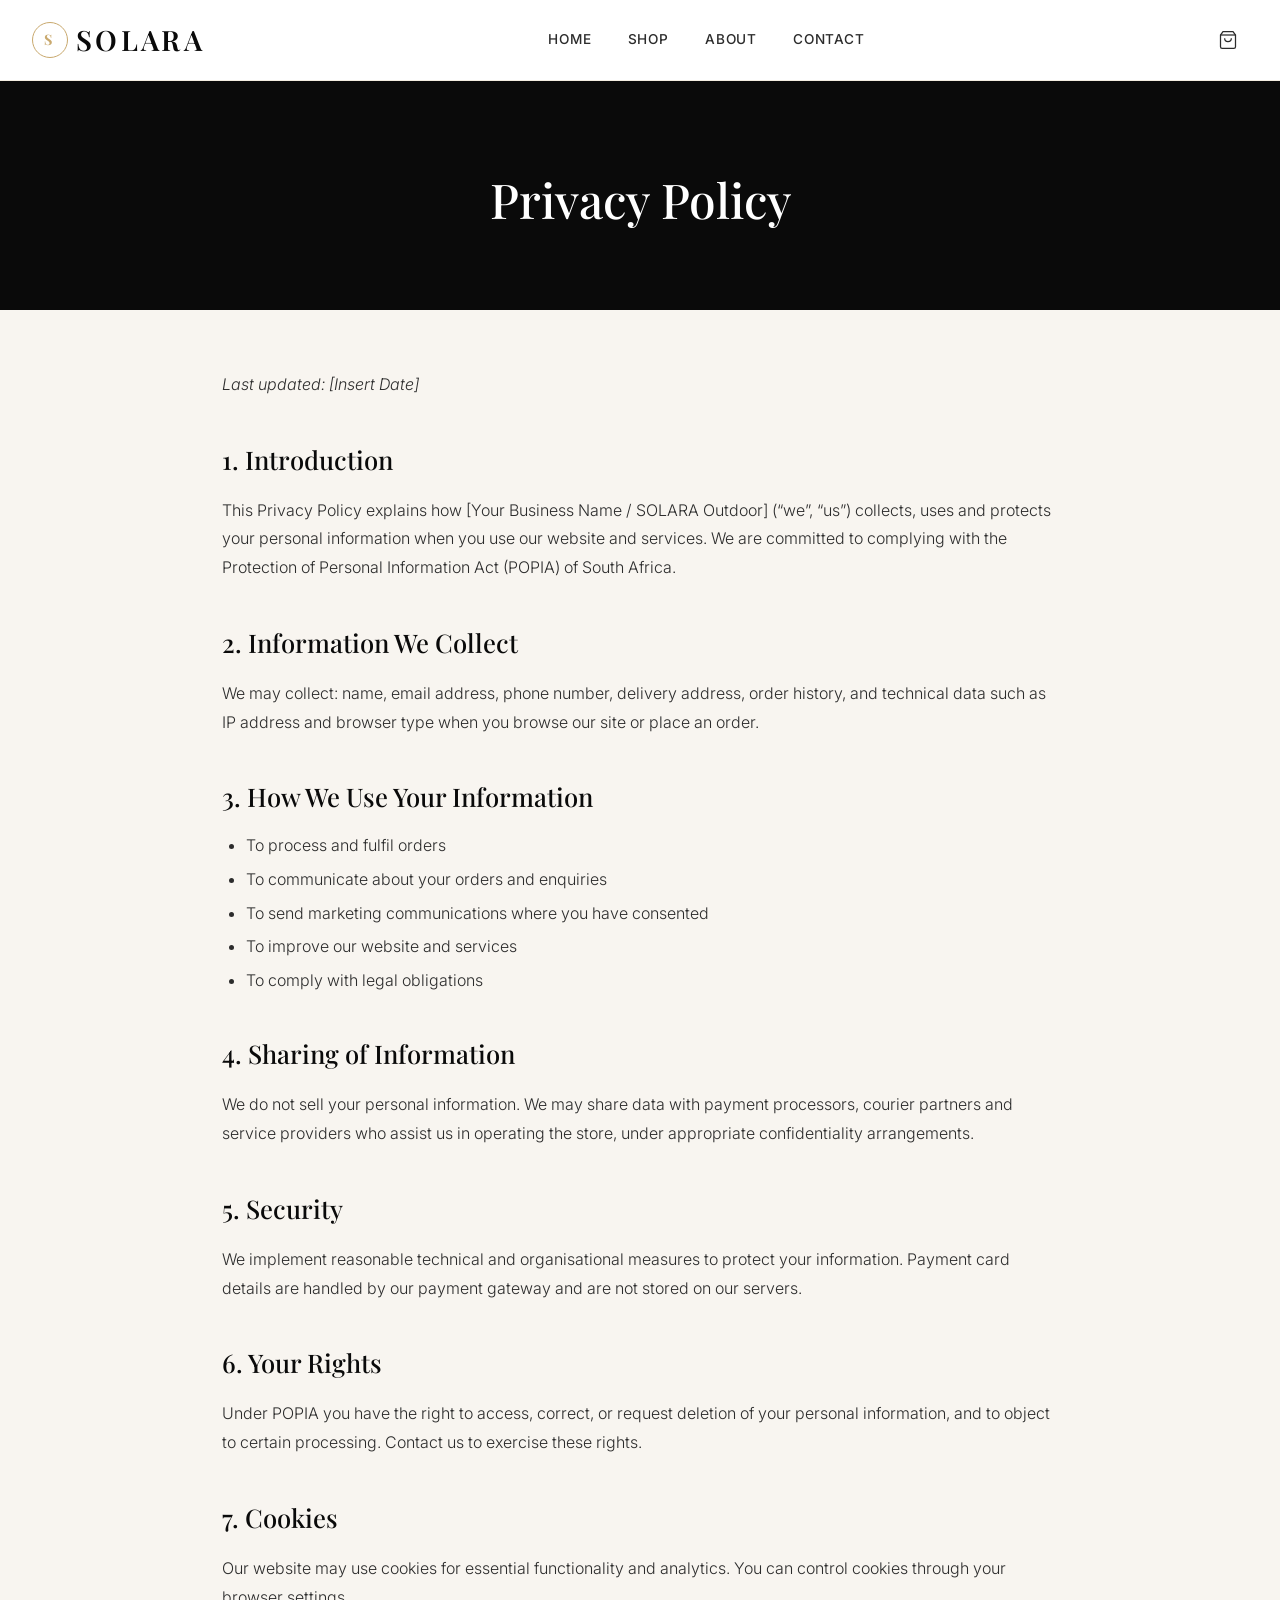
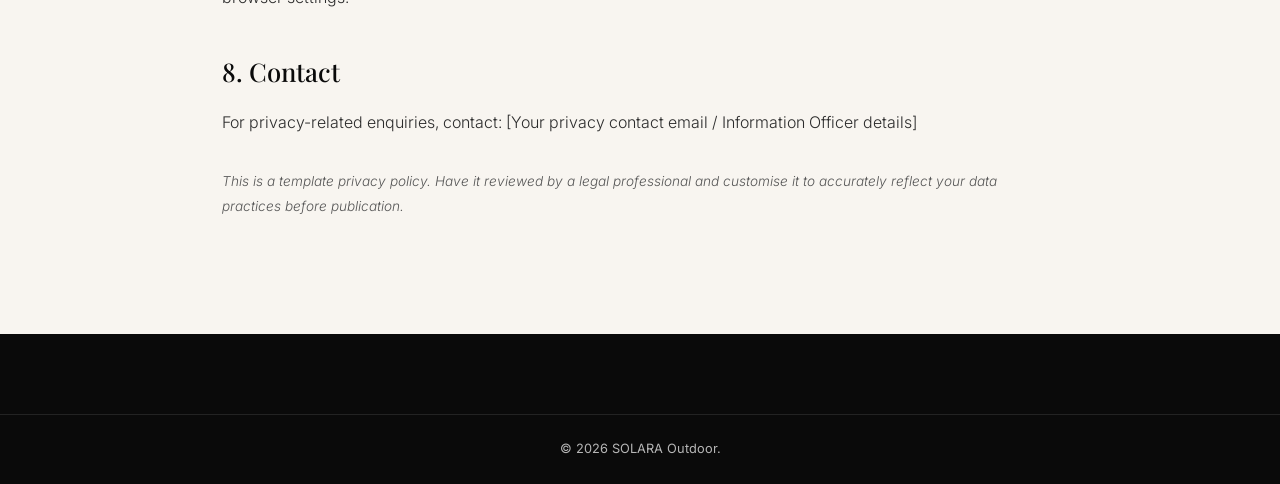
<file: privacy.html>
<!DOCTYPE html>
<html lang="en">
<head>
  <meta charset="UTF-8">
  <meta name="viewport" content="width=device-width, initial-scale=1.0">
  <title>Privacy Policy | SOLARA Outdoor</title>
  <link rel="stylesheet" href="css/style.css">
</head>
<body>
  <header class="site-header">
    <div class="header-inner">
      <a href="index.html" class="logo"><div class="logo-icon">S</div> SOLARA</a>
      <nav class="main-nav" id="mainNav">
        <a href="index.html">Home</a><a href="shop.html">Shop</a><a href="about.html">About</a><a href="contact.html">Contact</a>
      </nav>
      <div class="header-actions">
        <a href="cart.html"><svg width="20" height="20" fill="none" stroke="currentColor" stroke-width="1.5" viewBox="0 0 24 24"><path d="M6 2 3 6v14a2 2 0 0 0 2 2h14a2 2 0 0 0 2-2V6l-3-4Z"/><path d="M3 6h18"/><path d="M16 10a4 4 0 0 1-8 0"/></svg><span class="cart-count" style="display:none">0</span></a>
        <div class="mobile-menu-btn" id="menuBtn"><span></span><span></span><span></span></div>
      </div>
    </div>
  </header>
  <div class="page-hero"><h1>Privacy Policy</h1></div>
  <div class="content-page">
    <p><em>Last updated: [Insert Date]</em></p>
    <h2>1. Introduction</h2>
    <p>This Privacy Policy explains how [Your Business Name / SOLARA Outdoor] (“we”, “us”) collects, uses and protects your personal information when you use our website and services. We are committed to complying with the Protection of Personal Information Act (POPIA) of South Africa.</p>
    <h2>2. Information We Collect</h2>
    <p>We may collect: name, email address, phone number, delivery address, order history, and technical data such as IP address and browser type when you browse our site or place an order.</p>
    <h2>3. How We Use Your Information</h2>
    <ul>
      <li>To process and fulfil orders</li>
      <li>To communicate about your orders and enquiries</li>
      <li>To send marketing communications where you have consented</li>
      <li>To improve our website and services</li>
      <li>To comply with legal obligations</li>
    </ul>
    <h2>4. Sharing of Information</h2>
    <p>We do not sell your personal information. We may share data with payment processors, courier partners and service providers who assist us in operating the store, under appropriate confidentiality arrangements.</p>
    <h2>5. Security</h2>
    <p>We implement reasonable technical and organisational measures to protect your information. Payment card details are handled by our payment gateway and are not stored on our servers.</p>
    <h2>6. Your Rights</h2>
    <p>Under POPIA you have the right to access, correct, or request deletion of your personal information, and to object to certain processing. Contact us to exercise these rights.</p>
    <h2>7. Cookies</h2>
    <p>Our website may use cookies for essential functionality and analytics. You can control cookies through your browser settings.</p>
    <h2>8. Contact</h2>
    <p>For privacy-related enquiries, contact: [Your privacy contact email / Information Officer details]</p>
    <p style="margin-top:32px;font-size:0.85rem;color:var(--medium-grey)"><em>This is a template privacy policy. Have it reviewed by a legal professional and customise it to accurately reflect your data practices before publication.</em></p>
  </div>
  <footer class="site-footer"><div class="footer-bottom"><p>&copy; 2026 SOLARA Outdoor.</p></div></footer>
  <script src="js/products.js"></script><script src="js/cart.js"></script>
  <script>document.getElementById('menuBtn').addEventListener('click', () => document.getElementById('mainNav').classList.toggle('open'));</script>
</body>
</html>
</file>
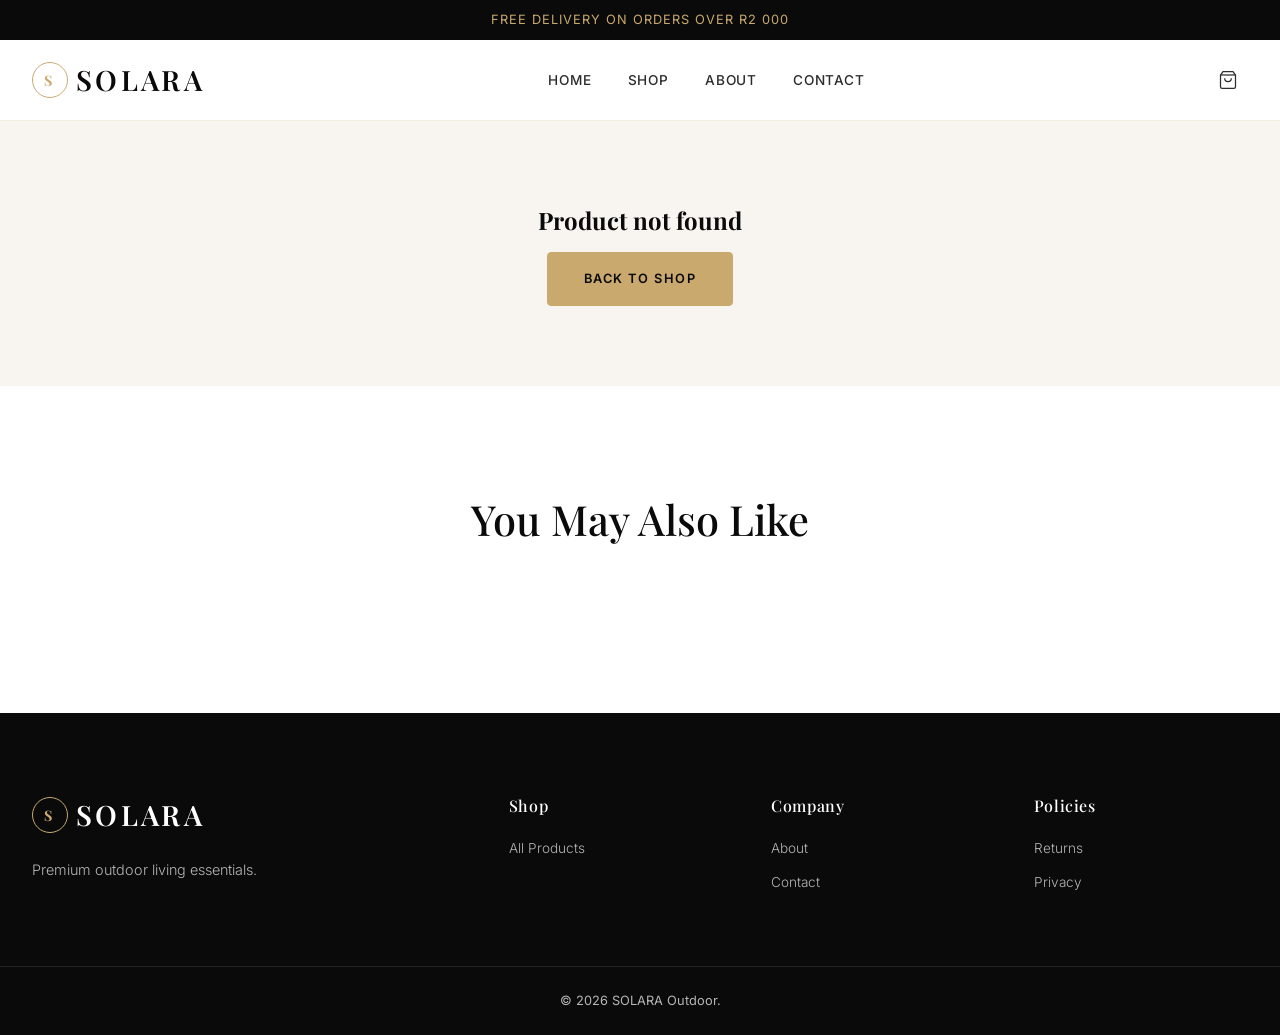
<file: product.html>
<!DOCTYPE html>
<html lang="en">
<head>
  <meta charset="UTF-8">
  <meta name="viewport" content="width=device-width, initial-scale=1.0">
  <title>Product | SOLARA Outdoor</title>
  <meta name="description" content="Premium outdoor product details.">
  <link rel="stylesheet" href="css/style.css">
</head>
<body>
  <div class="announcement-bar">Free delivery on orders over R2 000</div>
  <header class="site-header">
    <div class="header-inner">
      <a href="index.html" class="logo"><div class="logo-icon">S</div> SOLARA</a>
      <nav class="main-nav" id="mainNav">
        <a href="index.html">Home</a>
        <a href="shop.html">Shop</a>
        <a href="about.html">About</a>
        <a href="contact.html">Contact</a>
      </nav>
      <div class="header-actions">
        <a href="cart.html" aria-label="Cart">
          <svg width="20" height="20" fill="none" stroke="currentColor" stroke-width="1.5" viewBox="0 0 24 24"><path d="M6 2 3 6v14a2 2 0 0 0 2 2h14a2 2 0 0 0 2-2V6l-3-4Z"/><path d="M3 6h18"/><path d="M16 10a4 4 0 0 1-8 0"/></svg>
          <span class="cart-count" style="display:none">0</span>
        </a>
        <div class="mobile-menu-btn" id="menuBtn"><span></span><span></span><span></span></div>
      </div>
    </div>
  </header>

  <div id="productContent"></div>

  <section class="section" style="background:var(--white)">
    <div class="section-inner">
      <div class="section-header"><h2>You May Also Like</h2></div>
      <div class="product-grid" id="relatedGrid"></div>
    </div>
  </section>

  <footer class="site-footer">
    <div class="footer-grid">
      <div class="footer-brand"><a href="index.html" class="logo"><div class="logo-icon">S</div> SOLARA</a><p>Premium outdoor living essentials.</p></div>
      <div class="footer-col"><h4>Shop</h4><a href="shop.html">All Products</a></div>
      <div class="footer-col"><h4>Company</h4><a href="about.html">About</a><a href="contact.html">Contact</a></div>
      <div class="footer-col"><h4>Policies</h4><a href="returns.html">Returns</a><a href="privacy.html">Privacy</a></div>
    </div>
    <div class="footer-bottom"><p>&copy; 2026 SOLARA Outdoor.</p></div>
  </footer>

  <script src="js/products.js"></script>
  <script src="js/cart.js"></script>
  <script>
    document.getElementById('menuBtn').addEventListener('click', () => document.getElementById('mainNav').classList.toggle('open'));

    const id = new URLSearchParams(location.search).get('id');
    const product = getProductById(id);

    if (!product) {
      document.getElementById('productContent').innerHTML = `<div class="empty-state"><h3>Product not found</h3><a href="shop.html" class="btn btn-primary">Back to Shop</a></div>`;
    } else {
      document.title = product.name + ' | SOLARA Outdoor';
      let selectedColor = product.colors[0];
      let qty = 1;

      function render() {
        const compare = product.comparePrice ? `<span class="price-compare">${formatPrice(product.comparePrice)}</span>` : '';
        const thumbs = product.images.map((img, i) =>
          `<img src="${img}" alt="" class="${i===0?'active':''}" onclick="setMainImage('${img}', this)">`
        ).join('');
        const colors = product.colors.map(c =>
          `<button class="variant-btn ${c===selectedColor?'active':''}" onclick="selectColor('${c}')">${c}</button>`
        ).join('');

        document.getElementById('productContent').innerHTML = `
          <div class="product-detail">
            <div class="product-gallery">
              <div class="product-gallery-main"><img id="mainImg" src="${product.images[0]}" alt="${product.name}"></div>
              <div class="product-gallery-thumbs">${thumbs}</div>
            </div>
            <div class="product-info">
              <p class="category">${product.categoryName}</p>
              <h1>${product.name}</h1>
              <div class="price-block">
                <span class="price-current">${formatPrice(product.price)}</span>
                ${compare}
              </div>
              <p class="short-desc">${product.shortDesc}</p>
              <div class="variant-selector">
                <label>Colour</label>
                <div class="variant-options">${colors}</div>
              </div>
              <div class="qty-selector">
                <button onclick="changeQty(-1)">−</button>
                <input type="number" id="qtyInput" value="1" min="1" max="${product.stock}" readonly>
                <button onclick="changeQty(1)">+</button>
              </div>
              <div class="product-actions">
                <button class="btn btn-primary" onclick="addToCart('${product.id}', qty, selectedColor)">Add to Cart</button>
                <a href="cart.html" class="btn btn-outline-dark">View Cart</a>
              </div>
              <div class="product-meta">
                <p><strong>Availability:</strong> ${product.stock > 0 ? 'In Stock (' + product.stock + ' available)' : 'Out of Stock'}</p>
                <p><strong>SKU:</strong> ${product.id.toUpperCase()}</p>
                <p style="margin-top:16px">${product.description}</p>
                <p style="margin-top:12px;font-size:0.8rem;color:var(--medium-grey)"><em>Note: Product details and pricing are placeholders. Please update with accurate supplier information before launch.</em></p>
              </div>
            </div>
          </div>`;
      }

      window.setMainImage = (src, el) => {
        document.getElementById('mainImg').src = src;
        document.querySelectorAll('.product-gallery-thumbs img').forEach(i => i.classList.remove('active'));
        el.classList.add('active');
      };
      window.selectColor = (c) => { selectedColor = c; render(); };
      window.changeQty = (d) => {
        qty = Math.max(1, Math.min(product.stock, qty + d));
        document.getElementById('qtyInput').value = qty;
      };

      render();

      // Related
      const related = products.filter(p => p.category === product.category && p.id !== product.id).slice(0, 4);
      document.getElementById('relatedGrid').innerHTML = related.map(p => `
        <article class="product-card">
          <div class="product-card-image"><a href="product.html?id=${p.id}"><img src="${p.images[0]}" alt="${p.name}" loading="lazy"></a></div>
          <div class="product-card-body">
            <p class="product-card-category">${p.categoryName}</p>
            <h3 class="product-card-title"><a href="product.html?id=${p.id}">${p.name}</a></h3>
            <div class="product-card-price"><span class="price-current">${formatPrice(p.price)}</span></div>
            <button class="btn btn-primary btn-sm" onclick="addToCart('${p.id}')">Add to Cart</button>
          </div>
        </article>`).join('');
    }
  </script>
</body>
</html>
</file>
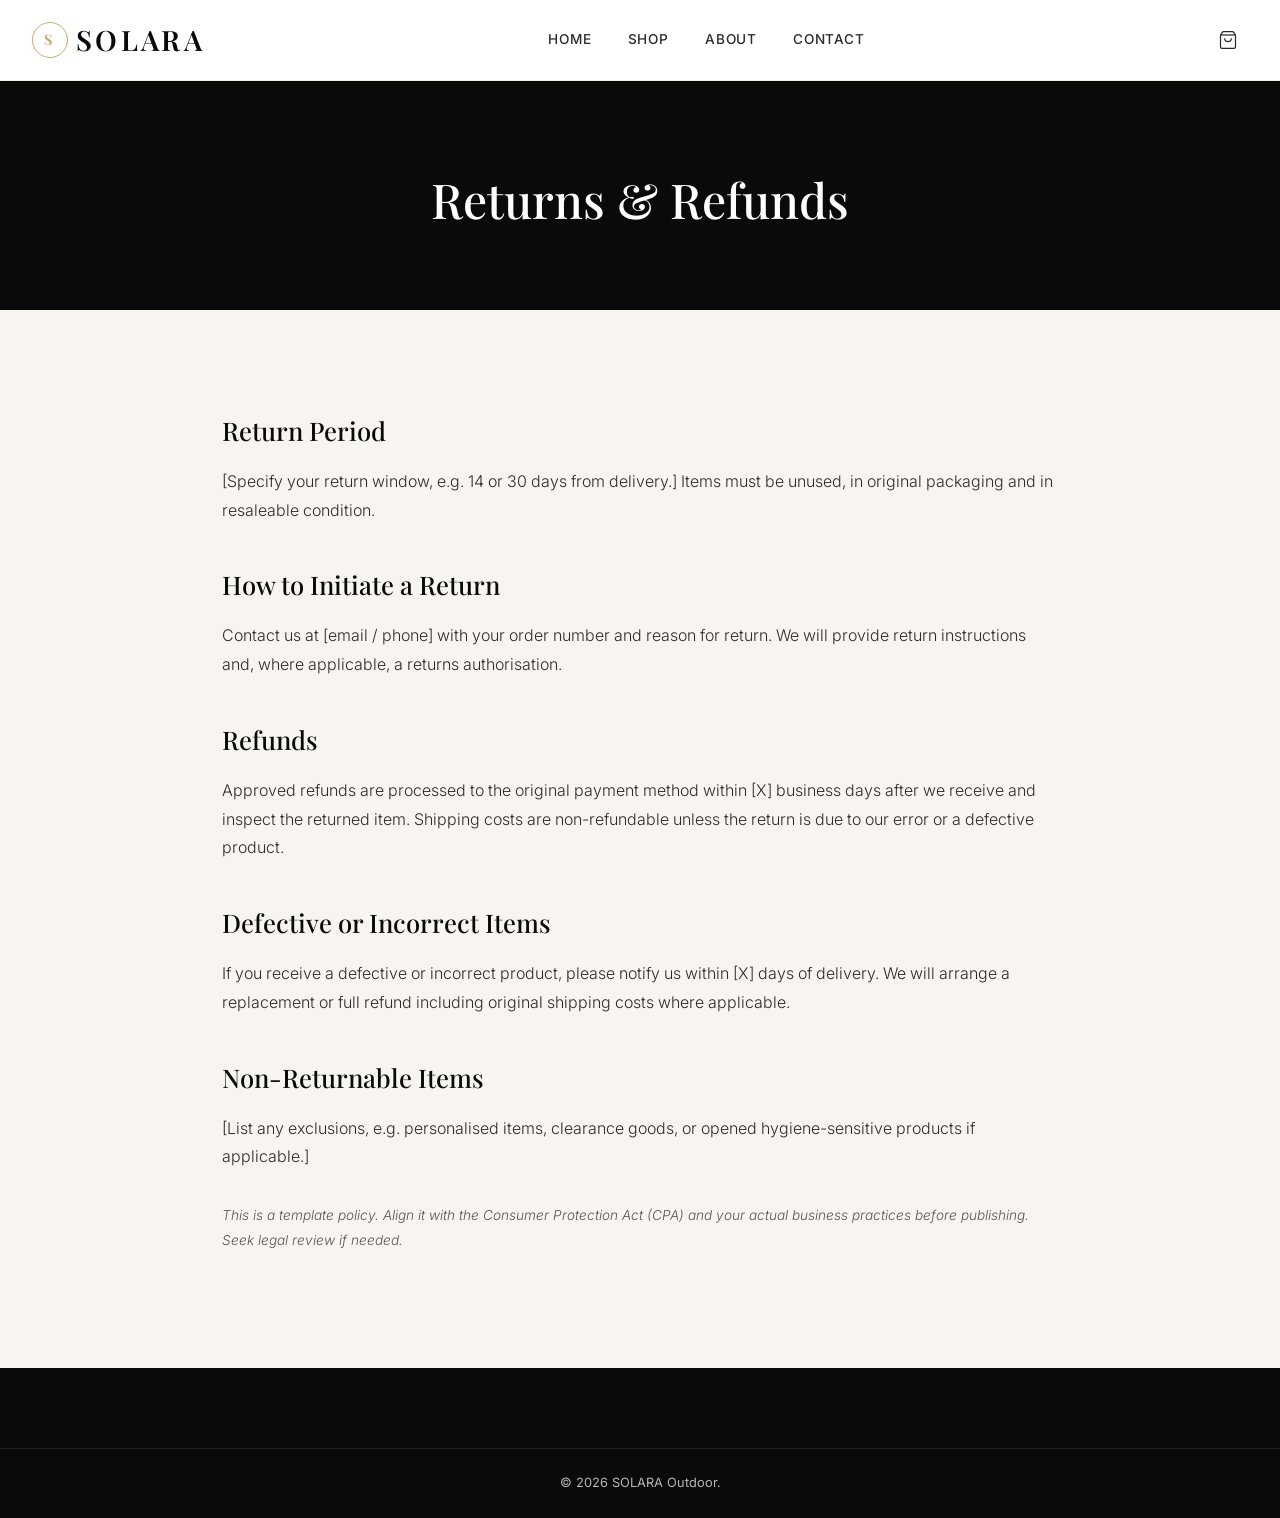
<file: returns.html>
<!DOCTYPE html>
<html lang="en">
<head>
  <meta charset="UTF-8">
  <meta name="viewport" content="width=device-width, initial-scale=1.0">
  <title>Returns & Refunds | SOLARA Outdoor</title>
  <link rel="stylesheet" href="css/style.css">
</head>
<body>
  <header class="site-header">
    <div class="header-inner">
      <a href="index.html" class="logo"><div class="logo-icon">S</div> SOLARA</a>
      <nav class="main-nav" id="mainNav">
        <a href="index.html">Home</a><a href="shop.html">Shop</a><a href="about.html">About</a><a href="contact.html">Contact</a>
      </nav>
      <div class="header-actions">
        <a href="cart.html"><svg width="20" height="20" fill="none" stroke="currentColor" stroke-width="1.5" viewBox="0 0 24 24"><path d="M6 2 3 6v14a2 2 0 0 0 2 2h14a2 2 0 0 0 2-2V6l-3-4Z"/><path d="M3 6h18"/><path d="M16 10a4 4 0 0 1-8 0"/></svg><span class="cart-count" style="display:none">0</span></a>
        <div class="mobile-menu-btn" id="menuBtn"><span></span><span></span><span></span></div>
      </div>
    </div>
  </header>
  <div class="page-hero"><h1>Returns & Refunds</h1></div>
  <div class="content-page">
    <h2>Return Period</h2>
    <p>[Specify your return window, e.g. 14 or 30 days from delivery.] Items must be unused, in original packaging and in resaleable condition.</p>
    <h2>How to Initiate a Return</h2>
    <p>Contact us at [email / phone] with your order number and reason for return. We will provide return instructions and, where applicable, a returns authorisation.</p>
    <h2>Refunds</h2>
    <p>Approved refunds are processed to the original payment method within [X] business days after we receive and inspect the returned item. Shipping costs are non-refundable unless the return is due to our error or a defective product.</p>
    <h2>Defective or Incorrect Items</h2>
    <p>If you receive a defective or incorrect product, please notify us within [X] days of delivery. We will arrange a replacement or full refund including original shipping costs where applicable.</p>
    <h2>Non-Returnable Items</h2>
    <p>[List any exclusions, e.g. personalised items, clearance goods, or opened hygiene-sensitive products if applicable.]</p>
    <p style="margin-top:32px;font-size:0.85rem;color:var(--medium-grey)"><em>This is a template policy. Align it with the Consumer Protection Act (CPA) and your actual business practices before publishing. Seek legal review if needed.</em></p>
  </div>
  <footer class="site-footer"><div class="footer-bottom"><p>&copy; 2026 SOLARA Outdoor.</p></div></footer>
  <script src="js/products.js"></script><script src="js/cart.js"></script>
  <script>document.getElementById('menuBtn').addEventListener('click', () => document.getElementById('mainNav').classList.toggle('open'));</script>
</body>
</html>
</file>
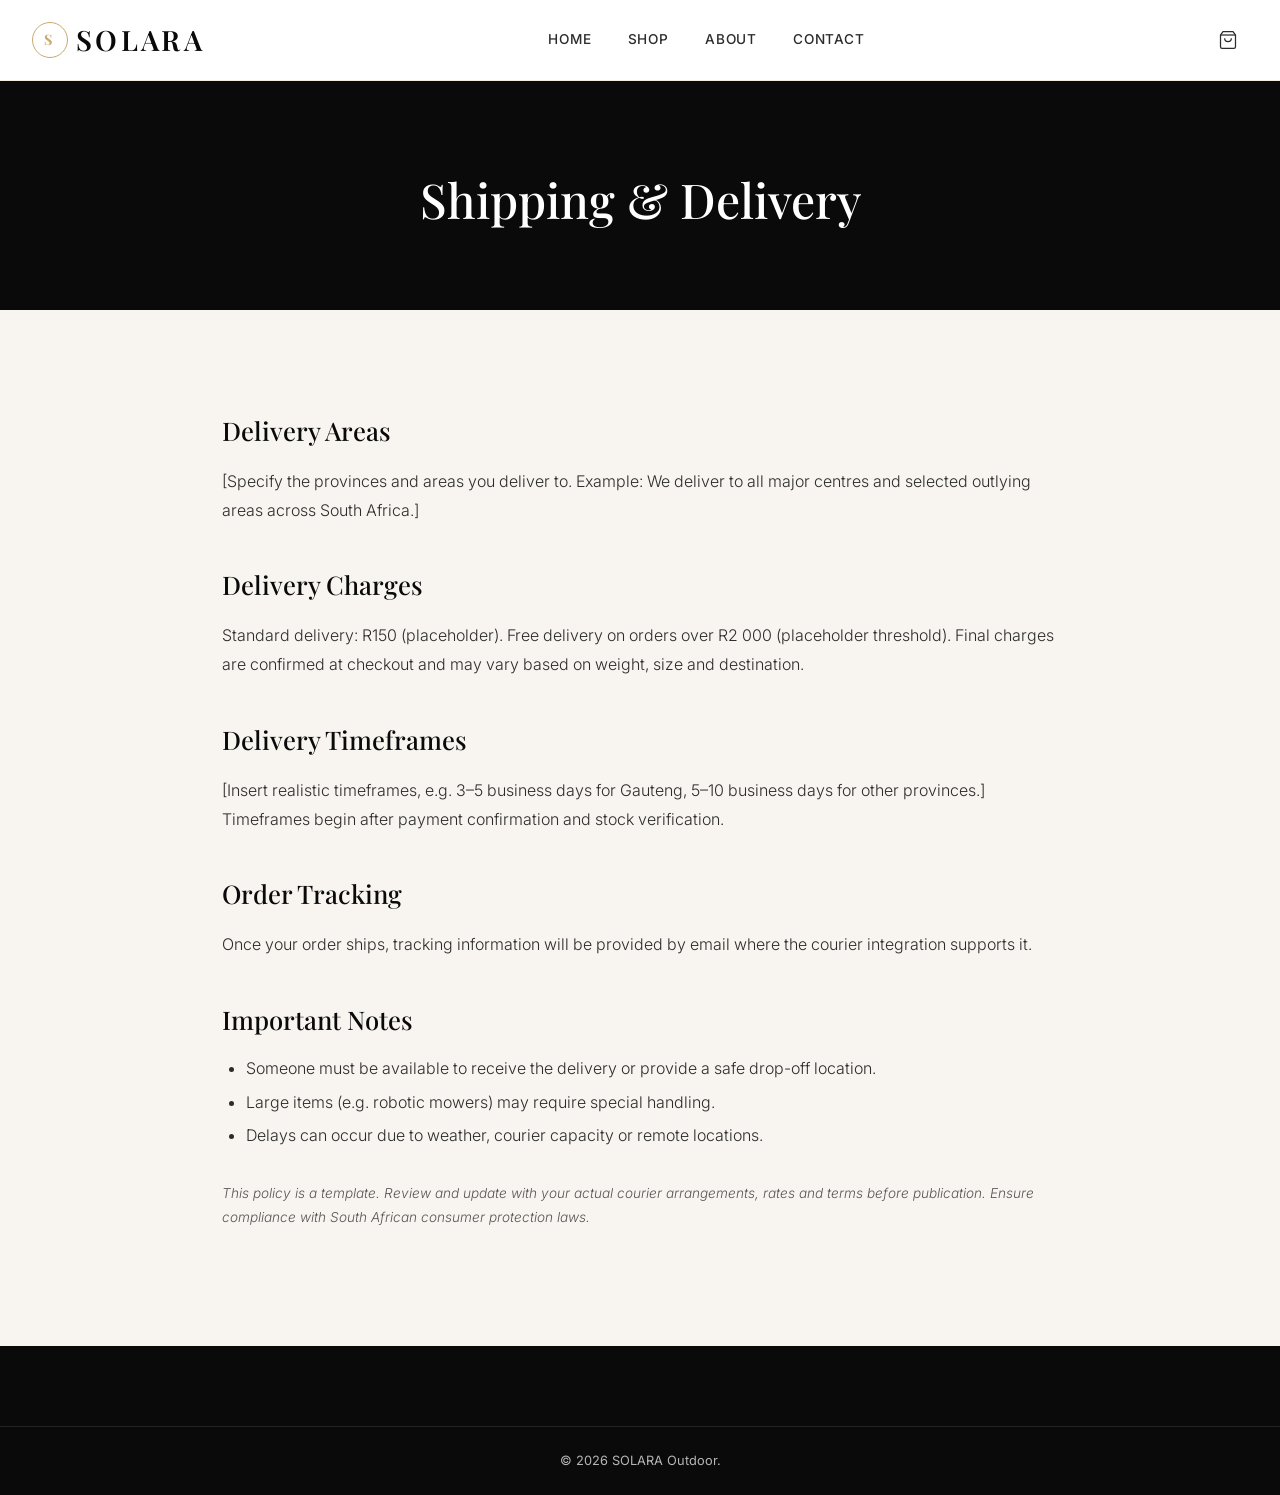
<file: shipping.html>
<!DOCTYPE html>
<html lang="en">
<head>
  <meta charset="UTF-8">
  <meta name="viewport" content="width=device-width, initial-scale=1.0">
  <title>Shipping & Delivery | SOLARA Outdoor</title>
  <link rel="stylesheet" href="css/style.css">
</head>
<body>
  <header class="site-header">
    <div class="header-inner">
      <a href="index.html" class="logo"><div class="logo-icon">S</div> SOLARA</a>
      <nav class="main-nav" id="mainNav">
        <a href="index.html">Home</a><a href="shop.html">Shop</a><a href="about.html">About</a><a href="contact.html">Contact</a>
      </nav>
      <div class="header-actions">
        <a href="cart.html"><svg width="20" height="20" fill="none" stroke="currentColor" stroke-width="1.5" viewBox="0 0 24 24"><path d="M6 2 3 6v14a2 2 0 0 0 2 2h14a2 2 0 0 0 2-2V6l-3-4Z"/><path d="M3 6h18"/><path d="M16 10a4 4 0 0 1-8 0"/></svg><span class="cart-count" style="display:none">0</span></a>
        <div class="mobile-menu-btn" id="menuBtn"><span></span><span></span><span></span></div>
      </div>
    </div>
  </header>
  <div class="page-hero"><h1>Shipping & Delivery</h1></div>
  <div class="content-page">
    <h2>Delivery Areas</h2>
    <p>[Specify the provinces and areas you deliver to. Example: We deliver to all major centres and selected outlying areas across South Africa.]</p>
    <h2>Delivery Charges</h2>
    <p>Standard delivery: R150 (placeholder). Free delivery on orders over R2 000 (placeholder threshold). Final charges are confirmed at checkout and may vary based on weight, size and destination.</p>
    <h2>Delivery Timeframes</h2>
    <p>[Insert realistic timeframes, e.g. 3–5 business days for Gauteng, 5–10 business days for other provinces.] Timeframes begin after payment confirmation and stock verification.</p>
    <h2>Order Tracking</h2>
    <p>Once your order ships, tracking information will be provided by email where the courier integration supports it.</p>
    <h2>Important Notes</h2>
    <ul>
      <li>Someone must be available to receive the delivery or provide a safe drop-off location.</li>
      <li>Large items (e.g. robotic mowers) may require special handling.</li>
      <li>Delays can occur due to weather, courier capacity or remote locations.</li>
    </ul>
    <p style="margin-top:32px;font-size:0.85rem;color:var(--medium-grey)"><em>This policy is a template. Review and update with your actual courier arrangements, rates and terms before publication. Ensure compliance with South African consumer protection laws.</em></p>
  </div>
  <footer class="site-footer"><div class="footer-bottom"><p>&copy; 2026 SOLARA Outdoor.</p></div></footer>
  <script src="js/products.js"></script><script src="js/cart.js"></script>
  <script>document.getElementById('menuBtn').addEventListener('click', () => document.getElementById('mainNav').classList.toggle('open'));</script>
</body>
</html>
</file>
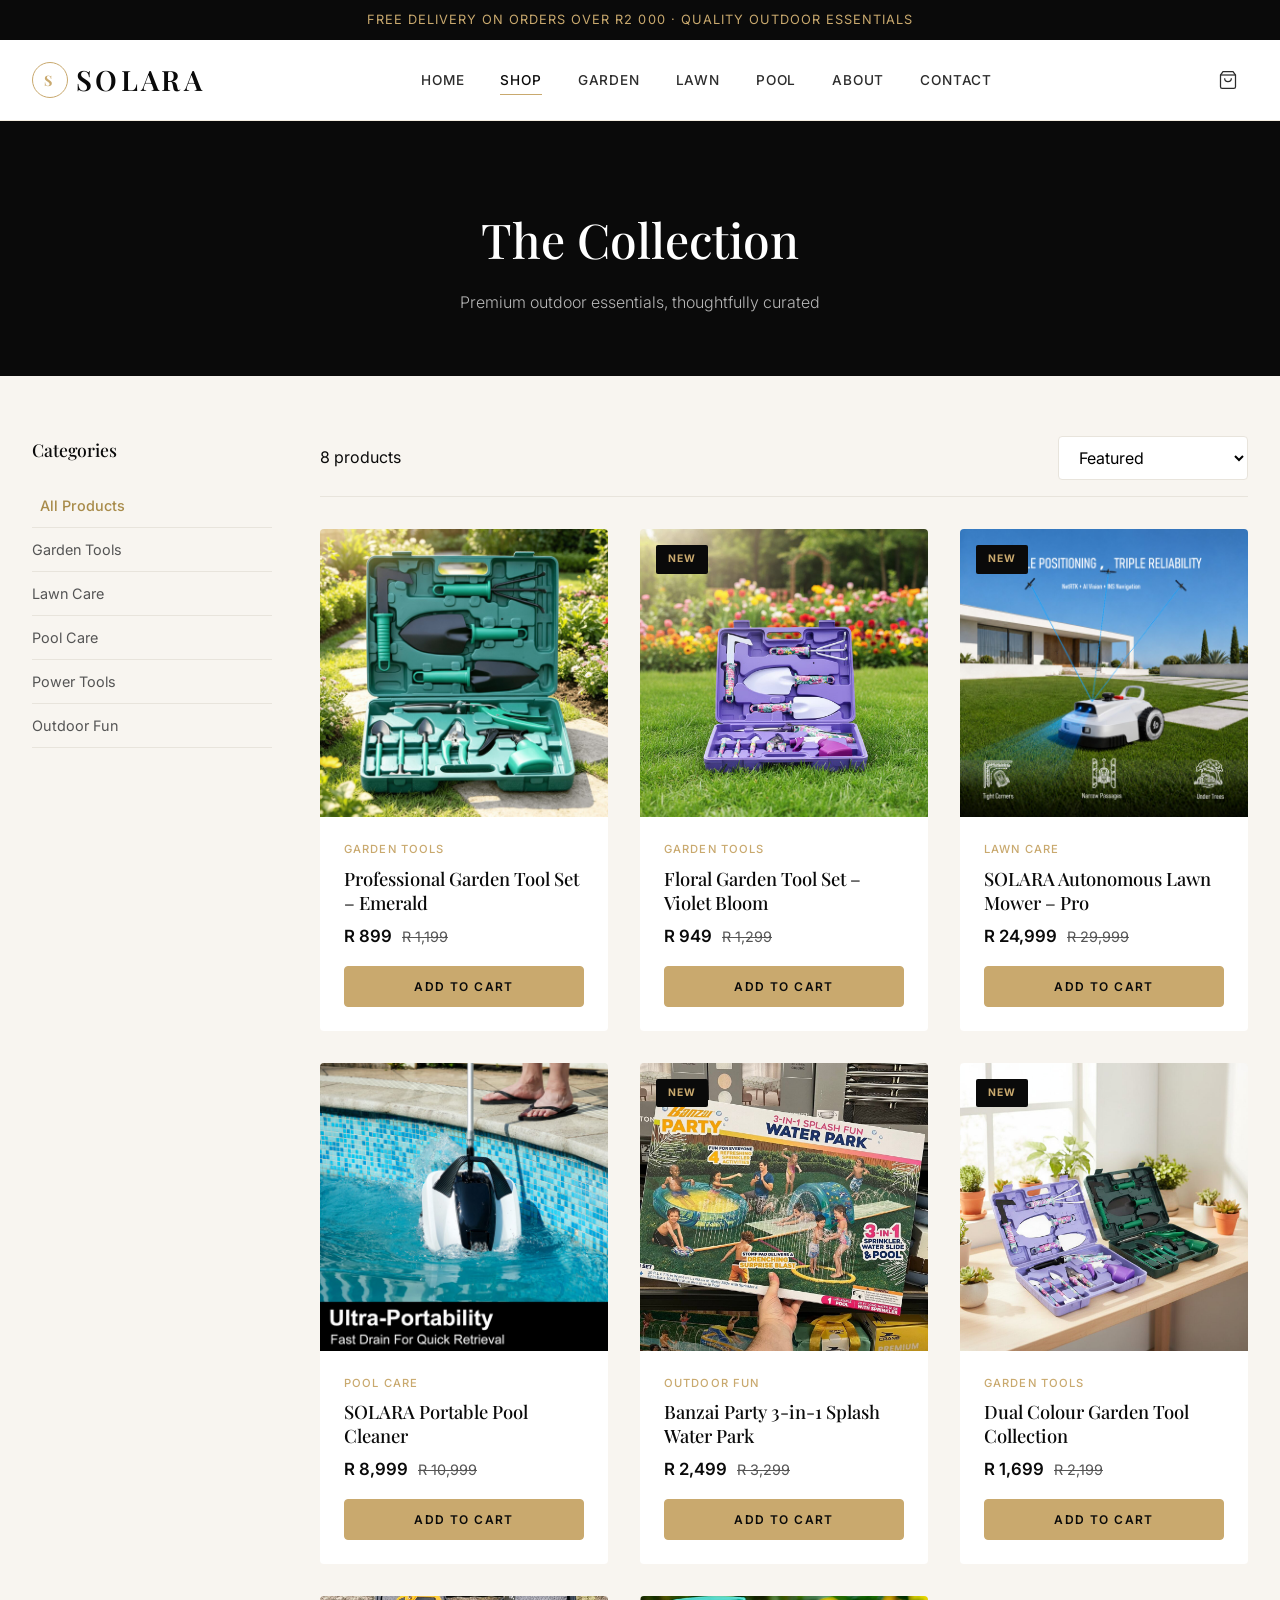
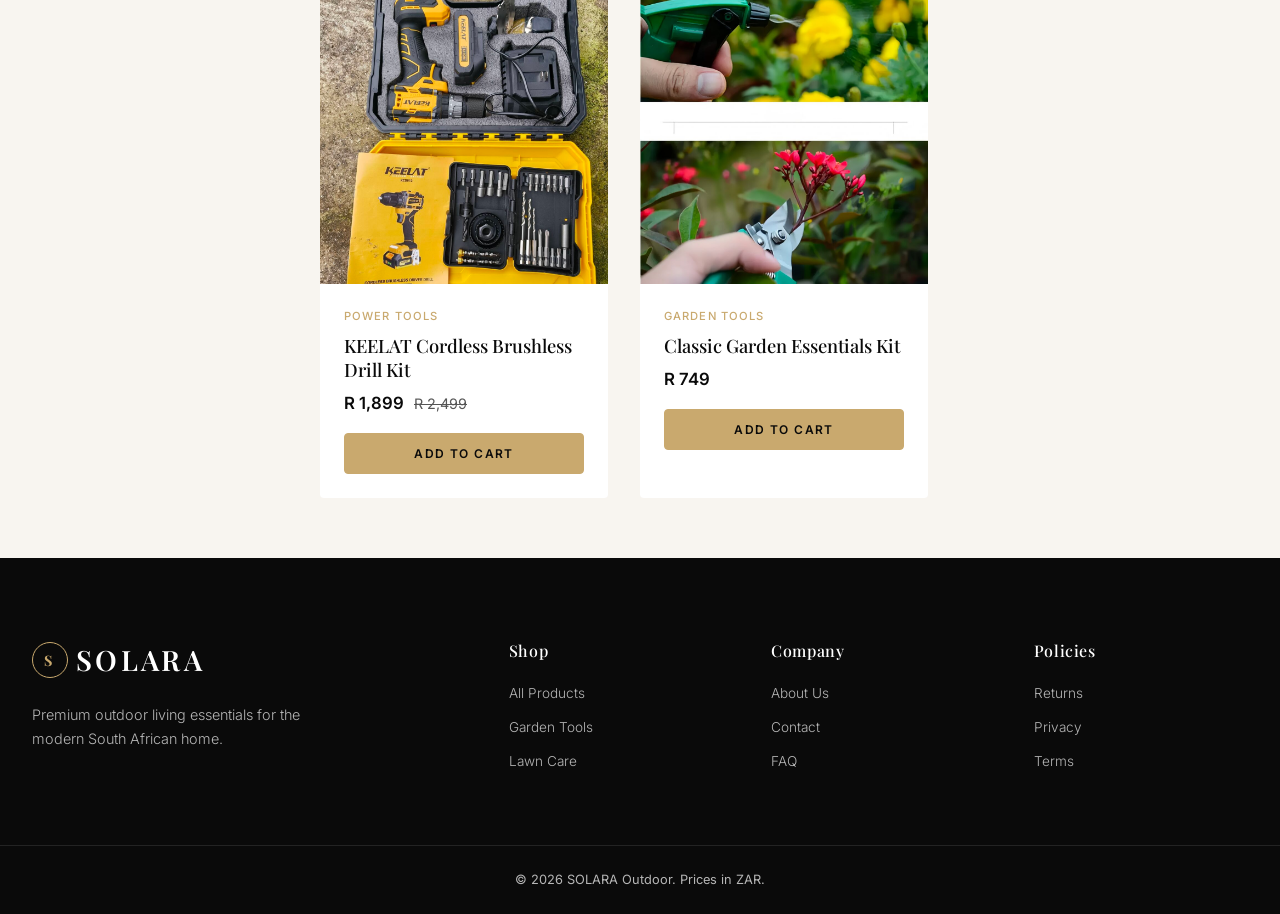
<file: shop.html>
<!DOCTYPE html>
<html lang="en">
<head>
  <meta charset="UTF-8">
  <meta name="viewport" content="width=device-width, initial-scale=1.0">
  <title>Shop All | SOLARA Outdoor</title>
  <meta name="description" content="Browse our complete collection of premium garden tools, lawn care, pool equipment and outdoor essentials.">
  <link rel="stylesheet" href="css/style.css">
</head>
<body>
  <div class="announcement-bar">Free delivery on orders over R2 000 · Quality outdoor essentials</div>
  <header class="site-header">
    <div class="header-inner">
      <a href="index.html" class="logo"><div class="logo-icon">S</div> SOLARA</a>
      <nav class="main-nav" id="mainNav">
        <a href="index.html">Home</a>
        <a href="shop.html" class="active">Shop</a>
        <a href="shop.html?cat=garden-tools">Garden</a>
        <a href="shop.html?cat=lawn-care">Lawn</a>
        <a href="shop.html?cat=pool-care">Pool</a>
        <a href="about.html">About</a>
        <a href="contact.html">Contact</a>
      </nav>
      <div class="header-actions">
        <a href="cart.html" aria-label="Cart">
          <svg width="20" height="20" fill="none" stroke="currentColor" stroke-width="1.5" viewBox="0 0 24 24"><path d="M6 2 3 6v14a2 2 0 0 0 2 2h14a2 2 0 0 0 2-2V6l-3-4Z"/><path d="M3 6h18"/><path d="M16 10a4 4 0 0 1-8 0"/></svg>
          <span class="cart-count" style="display:none">0</span>
        </a>
        <div class="mobile-menu-btn" id="menuBtn"><span></span><span></span><span></span></div>
      </div>
    </div>
  </header>

  <div class="page-hero">
    <h1>The Collection</h1>
    <p>Premium outdoor essentials, thoughtfully curated</p>
  </div>

  <div class="shop-layout">
    <aside class="shop-sidebar">
      <h3>Categories</h3>
      <div class="filter-list" id="filterList"></div>
    </aside>
    <div>
      <div class="shop-toolbar">
        <span id="resultCount"></span>
        <select id="sortSelect" aria-label="Sort products">
          <option value="featured">Featured</option>
          <option value="price-asc">Price: Low to High</option>
          <option value="price-desc">Price: High to Low</option>
          <option value="name">Name A–Z</option>
        </select>
      </div>
      <div class="product-grid" id="shopGrid"></div>
    </div>
  </div>

  <footer class="site-footer">
    <div class="footer-grid">
      <div class="footer-brand">
        <a href="index.html" class="logo"><div class="logo-icon">S</div> SOLARA</a>
        <p>Premium outdoor living essentials for the modern South African home.</p>
      </div>
      <div class="footer-col"><h4>Shop</h4><a href="shop.html">All Products</a><a href="shop.html?cat=garden-tools">Garden Tools</a><a href="shop.html?cat=lawn-care">Lawn Care</a></div>
      <div class="footer-col"><h4>Company</h4><a href="about.html">About Us</a><a href="contact.html">Contact</a><a href="faq.html">FAQ</a></div>
      <div class="footer-col"><h4>Policies</h4><a href="returns.html">Returns</a><a href="privacy.html">Privacy</a><a href="terms.html">Terms</a></div>
    </div>
    <div class="footer-bottom"><p>&copy; 2026 SOLARA Outdoor. Prices in ZAR.</p></div>
  </footer>

  <script src="js/products.js"></script>
  <script src="js/cart.js"></script>
  <script>
    document.getElementById('menuBtn').addEventListener('click', () => document.getElementById('mainNav').classList.toggle('open'));

    const params = new URLSearchParams(location.search);
    let currentCat = params.get('cat') || 'all';
    let currentSort = 'featured';

    function renderFilters() {
      document.getElementById('filterList').innerHTML = categories.map(c =>
        `<a data-cat="${c.id}" class="${c.id === currentCat ? 'active' : ''}">${c.name}</a>`
      ).join('');
      document.querySelectorAll('#filterList a').forEach(a => {
        a.addEventListener('click', () => {
          currentCat = a.dataset.cat;
          history.replaceState(null, '', currentCat === 'all' ? 'shop.html' : `shop.html?cat=${currentCat}`);
          renderFilters();
          renderProducts();
        });
      });
    }

    function renderProducts() {
      let list = getProductsByCategory(currentCat);
      if (currentSort === 'price-asc') list = [...list].sort((a,b) => a.price - b.price);
      else if (currentSort === 'price-desc') list = [...list].sort((a,b) => b.price - a.price);
      else if (currentSort === 'name') list = [...list].sort((a,b) => a.name.localeCompare(b.name));
      else list = [...list].sort((a,b) => (b.featured ? 1 : 0) - (a.featured ? 1 : 0));

      document.getElementById('resultCount').textContent = `${list.length} product${list.length !== 1 ? 's' : ''}`;
      document.getElementById('shopGrid').innerHTML = list.map(p => {
        const badge = p.newArrival ? '<span class="product-badge new">New</span>' : '';
        const compare = p.comparePrice ? `<span class="price-compare">${formatPrice(p.comparePrice)}</span>` : '';
        return `<article class="product-card">
          <div class="product-card-image">${badge}<a href="product.html?id=${p.id}"><img src="${p.images[0]}" alt="${p.name}" loading="lazy"></a></div>
          <div class="product-card-body">
            <p class="product-card-category">${p.categoryName}</p>
            <h3 class="product-card-title"><a href="product.html?id=${p.id}">${p.name}</a></h3>
            <div class="product-card-price"><span class="price-current">${formatPrice(p.price)}</span>${compare}</div>
            <button class="btn btn-primary btn-sm" onclick="addToCart('${p.id}')">Add to Cart</button>
          </div>
        </article>`;
      }).join('');
    }

    document.getElementById('sortSelect').addEventListener('change', e => {
      currentSort = e.target.value;
      renderProducts();
    });

    renderFilters();
    renderProducts();
  </script>
</body>
</html>
</file>
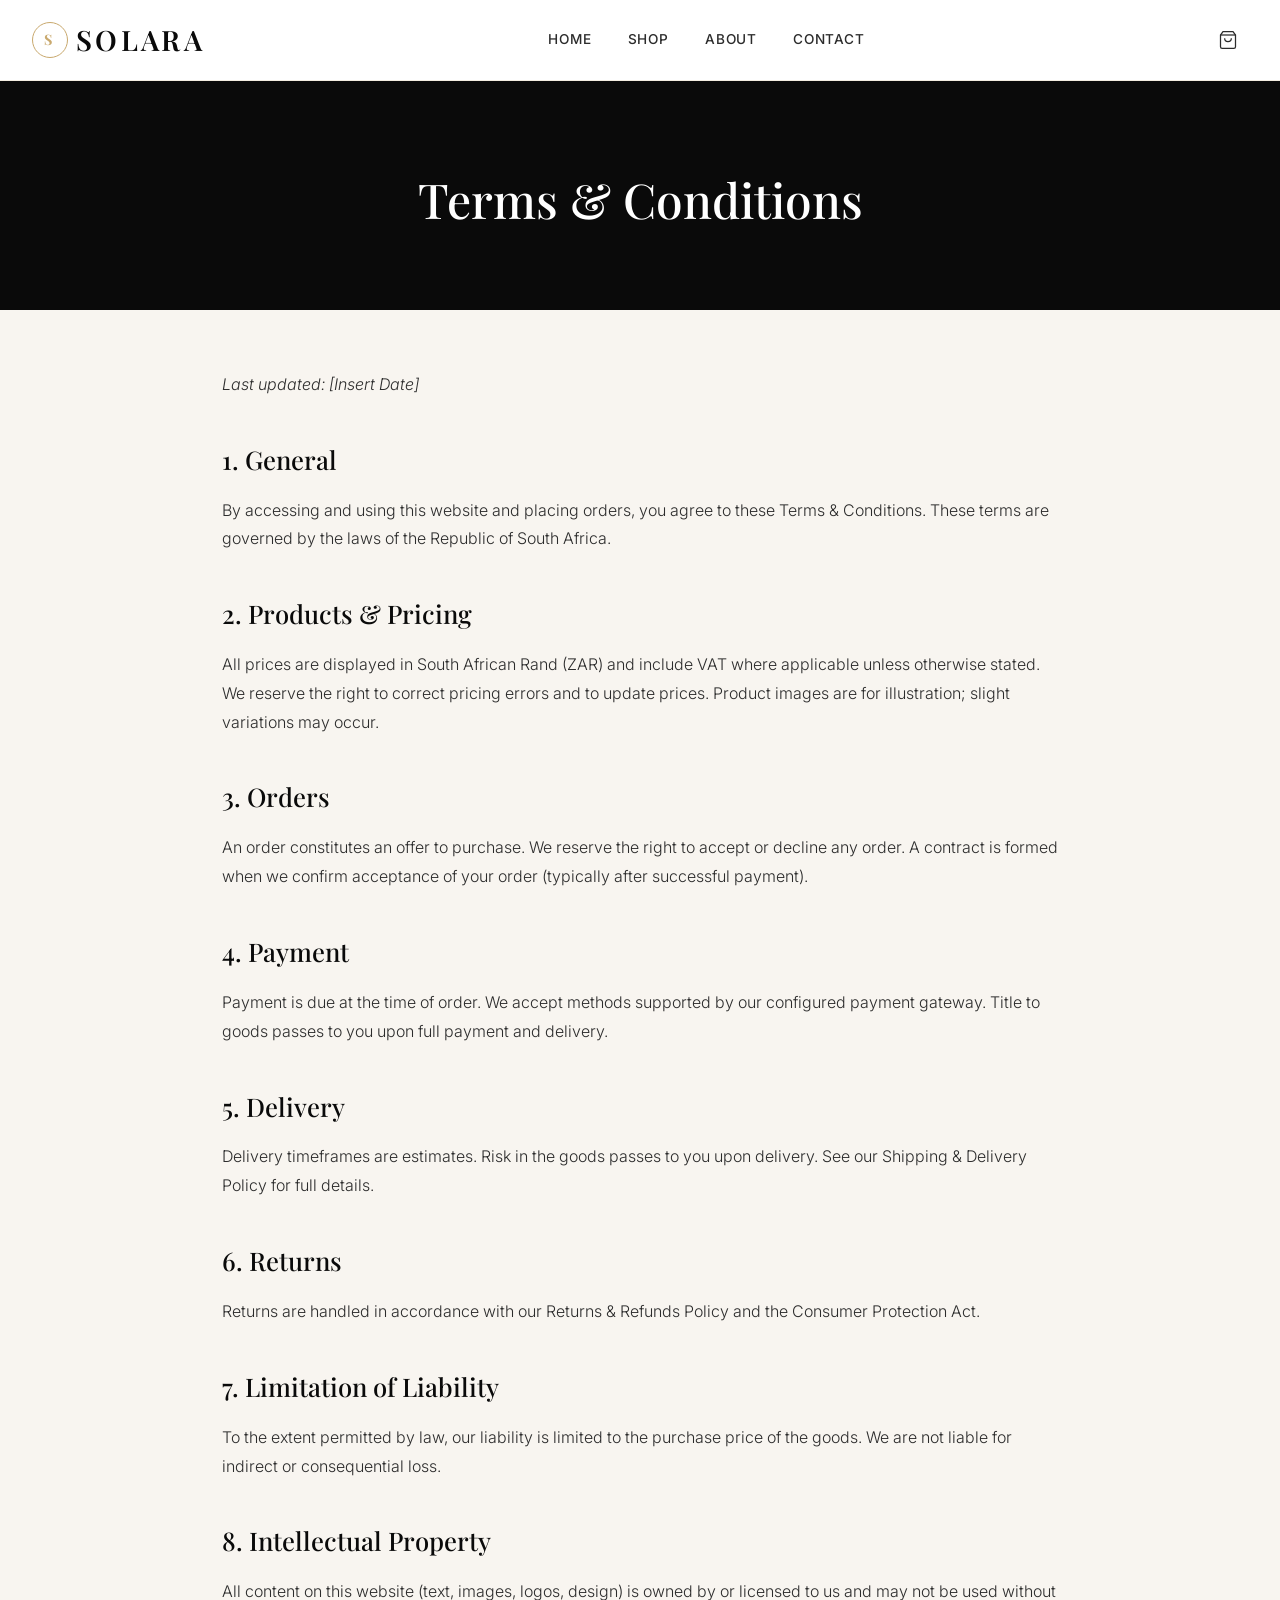
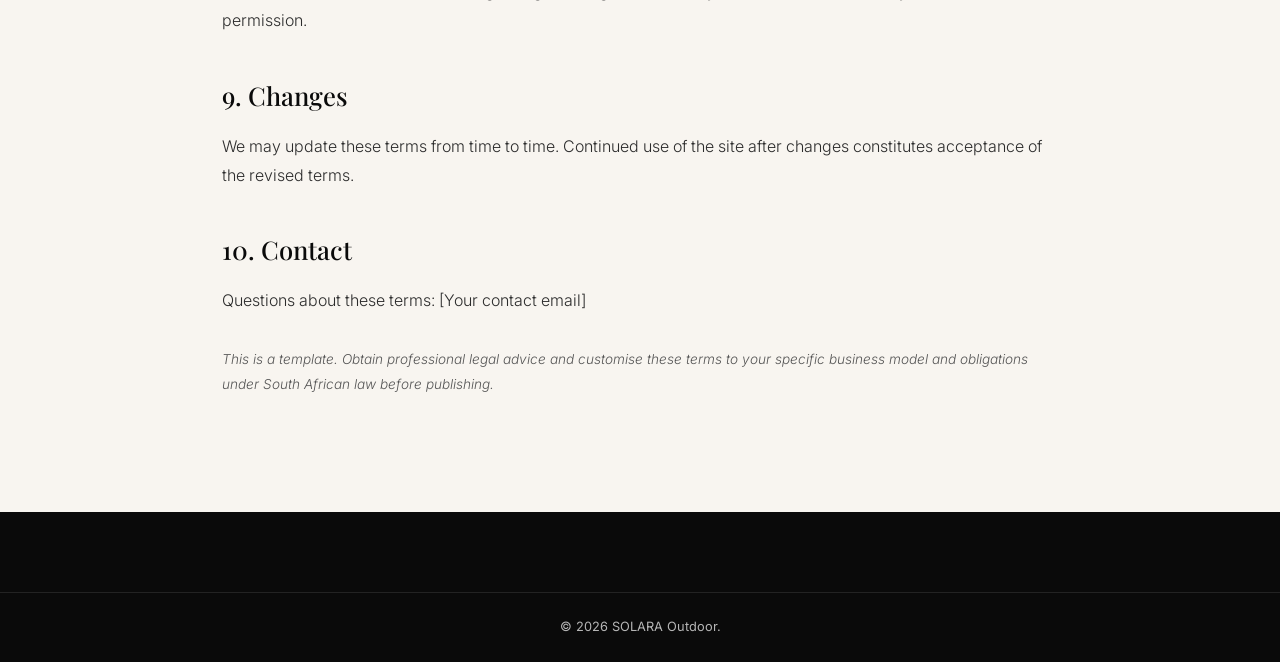
<file: terms.html>
<!DOCTYPE html>
<html lang="en">
<head>
  <meta charset="UTF-8">
  <meta name="viewport" content="width=device-width, initial-scale=1.0">
  <title>Terms & Conditions | SOLARA Outdoor</title>
  <link rel="stylesheet" href="css/style.css">
</head>
<body>
  <header class="site-header">
    <div class="header-inner">
      <a href="index.html" class="logo"><div class="logo-icon">S</div> SOLARA</a>
      <nav class="main-nav" id="mainNav">
        <a href="index.html">Home</a><a href="shop.html">Shop</a><a href="about.html">About</a><a href="contact.html">Contact</a>
      </nav>
      <div class="header-actions">
        <a href="cart.html"><svg width="20" height="20" fill="none" stroke="currentColor" stroke-width="1.5" viewBox="0 0 24 24"><path d="M6 2 3 6v14a2 2 0 0 0 2 2h14a2 2 0 0 0 2-2V6l-3-4Z"/><path d="M3 6h18"/><path d="M16 10a4 4 0 0 1-8 0"/></svg><span class="cart-count" style="display:none">0</span></a>
        <div class="mobile-menu-btn" id="menuBtn"><span></span><span></span><span></span></div>
      </div>
    </div>
  </header>
  <div class="page-hero"><h1>Terms & Conditions</h1></div>
  <div class="content-page">
    <p><em>Last updated: [Insert Date]</em></p>
    <h2>1. General</h2>
    <p>By accessing and using this website and placing orders, you agree to these Terms & Conditions. These terms are governed by the laws of the Republic of South Africa.</p>
    <h2>2. Products & Pricing</h2>
    <p>All prices are displayed in South African Rand (ZAR) and include VAT where applicable unless otherwise stated. We reserve the right to correct pricing errors and to update prices. Product images are for illustration; slight variations may occur.</p>
    <h2>3. Orders</h2>
    <p>An order constitutes an offer to purchase. We reserve the right to accept or decline any order. A contract is formed when we confirm acceptance of your order (typically after successful payment).</p>
    <h2>4. Payment</h2>
    <p>Payment is due at the time of order. We accept methods supported by our configured payment gateway. Title to goods passes to you upon full payment and delivery.</p>
    <h2>5. Delivery</h2>
    <p>Delivery timeframes are estimates. Risk in the goods passes to you upon delivery. See our Shipping & Delivery Policy for full details.</p>
    <h2>6. Returns</h2>
    <p>Returns are handled in accordance with our Returns & Refunds Policy and the Consumer Protection Act.</p>
    <h2>7. Limitation of Liability</h2>
    <p>To the extent permitted by law, our liability is limited to the purchase price of the goods. We are not liable for indirect or consequential loss.</p>
    <h2>8. Intellectual Property</h2>
    <p>All content on this website (text, images, logos, design) is owned by or licensed to us and may not be used without permission.</p>
    <h2>9. Changes</h2>
    <p>We may update these terms from time to time. Continued use of the site after changes constitutes acceptance of the revised terms.</p>
    <h2>10. Contact</h2>
    <p>Questions about these terms: [Your contact email]</p>
    <p style="margin-top:32px;font-size:0.85rem;color:var(--medium-grey)"><em>This is a template. Obtain professional legal advice and customise these terms to your specific business model and obligations under South African law before publishing.</em></p>
  </div>
  <footer class="site-footer"><div class="footer-bottom"><p>&copy; 2026 SOLARA Outdoor.</p></div></footer>
  <script src="js/products.js"></script><script src="js/cart.js"></script>
  <script>document.getElementById('menuBtn').addEventListener('click', () => document.getElementById('mainNav').classList.toggle('open'));</script>
</body>
</html>
</file>
<file: css/style.css>
/* =====================================================
   SOLARA OUTDOOR — Premium Luxury Design System
   Colours: Black, Champagne Gold, Ivory, White
   ===================================================== */

@import url('https://fonts.googleapis.com/css2?family=Playfair+Display:ital,wght@0,400;0,500;0,600;0,700;1,400&family=Inter:wght@300;400;500;600;700&display=swap');

:root {
  --black: #0A0A0A;
  --charcoal: #1A1A1A;
  --dark-grey: #2C2C2C;
  --medium-grey: #555555;
  --light-grey: #E8E4DC;
  --ivory: #F8F5F0;
  --cream: #F5F0E6;
  --white: #FFFFFF;
  --gold: #C9A96E;
  --gold-light: #D4BC8E;
  --gold-dark: #A88B4A;
  --beige: #EDE6D9;
  --success: #2E7D32;
  --error: #C62828;
  --shadow: 0 4px 24px rgba(0,0,0,0.08);
  --shadow-lg: 0 12px 48px rgba(0,0,0,0.12);
  --radius: 4px;
  --transition: all 0.35s cubic-bezier(0.25, 0.46, 0.45, 0.94);
  --font-heading: 'Playfair Display', Georgia, serif;
  --font-body: 'Inter', -apple-system, BlinkMacSystemFont, sans-serif;
}

*, *::before, *::after {
  box-sizing: border-box;
  margin: 0;
  padding: 0;
}

html {
  scroll-behavior: smooth;
  font-size: 16px;
}

body {
  font-family: var(--font-body);
  color: var(--black);
  background: var(--ivory);
  line-height: 1.6;
  -webkit-font-smoothing: antialiased;
  overflow-x: hidden;
}

img {
  max-width: 100%;
  height: auto;
  display: block;
}

a {
  text-decoration: none;
  color: inherit;
  transition: var(--transition);
}

ul, ol { list-style: none; }

button, input, select, textarea {
  font-family: inherit;
  font-size: inherit;
  border: none;
  outline: none;
  background: none;
}

/* ========== ANNOUNCEMENT BAR ========== */
.announcement-bar {
  background: var(--black);
  color: var(--gold);
  text-align: center;
  padding: 10px 20px;
  font-size: 0.8rem;
  letter-spacing: 0.08em;
  text-transform: uppercase;
  font-weight: 400;
}

.announcement-bar a {
  color: var(--gold-light);
  text-decoration: underline;
  text-underline-offset: 3px;
}

/* ========== HEADER ========== */
.site-header {
  background: var(--white);
  border-bottom: 1px solid rgba(201, 169, 110, 0.2);
  position: sticky;
  top: 0;
  z-index: 1000;
  transition: var(--transition);
}

.header-inner {
  max-width: 1400px;
  margin: 0 auto;
  padding: 0 32px;
  display: flex;
  align-items: center;
  justify-content: space-between;
  height: 80px;
}

.logo {
  font-family: var(--font-heading);
  font-size: 1.75rem;
  font-weight: 600;
  letter-spacing: 0.12em;
  color: var(--black);
  display: flex;
  align-items: center;
  gap: 8px;
}

.logo span {
  color: var(--gold);
}

.logo-icon {
  width: 36px;
  height: 36px;
  border: 1.5px solid var(--gold);
  border-radius: 50%;
  display: flex;
  align-items: center;
  justify-content: center;
  font-size: 0.9rem;
  color: var(--gold);
  font-weight: 700;
}

.main-nav {
  display: flex;
  gap: 36px;
}

.main-nav a {
  font-size: 0.85rem;
  font-weight: 500;
  letter-spacing: 0.06em;
  text-transform: uppercase;
  color: var(--dark-grey);
  position: relative;
  padding: 4px 0;
}

.main-nav a::after {
  content: '';
  position: absolute;
  bottom: 0;
  left: 0;
  width: 0;
  height: 1px;
  background: var(--gold);
  transition: width 0.3s ease;
}

.main-nav a:hover,
.main-nav a.active {
  color: var(--black);
}

.main-nav a:hover::after,
.main-nav a.active::after {
  width: 100%;
}

.header-actions {
  display: flex;
  align-items: center;
  gap: 20px;
}

.header-actions button,
.header-actions a {
  width: 40px;
  height: 40px;
  display: flex;
  align-items: center;
  justify-content: center;
  color: var(--dark-grey);
  position: relative;
  cursor: pointer;
  transition: var(--transition);
}

.header-actions button:hover,
.header-actions a:hover {
  color: var(--gold);
}

.cart-count {
  position: absolute;
  top: 2px;
  right: 2px;
  background: var(--gold);
  color: var(--black);
  font-size: 0.65rem;
  font-weight: 700;
  width: 16px;
  height: 16px;
  border-radius: 50%;
  display: flex;
  align-items: center;
  justify-content: center;
}

.mobile-menu-btn {
  display: none;
  flex-direction: column;
  gap: 5px;
  width: 28px;
  cursor: pointer;
}

.mobile-menu-btn span {
  display: block;
  height: 1.5px;
  background: var(--black);
  transition: var(--transition);
}

/* ========== HERO ========== */
.hero {
  position: relative;
  height: 85vh;
  min-height: 600px;
  display: flex;
  align-items: center;
  justify-content: center;
  overflow: hidden;
  background: var(--charcoal);
}

.hero-bg {
  position: absolute;
  inset: 0;
  background-size: cover;
  background-position: center;
  opacity: 0.75;
  transition: transform 8s ease;
}

.hero:hover .hero-bg {
  transform: scale(1.03);
}

.hero-overlay {
  position: absolute;
  inset: 0;
  background: linear-gradient(to bottom, rgba(10,10,10,0.3) 0%, rgba(10,10,10,0.55) 100%);
}

.hero-content {
  position: relative;
  z-index: 2;
  text-align: center;
  color: var(--white);
  max-width: 800px;
  padding: 0 24px;
}

.hero-eyebrow {
  font-size: 0.8rem;
  letter-spacing: 0.25em;
  text-transform: uppercase;
  color: var(--gold);
  margin-bottom: 20px;
  font-weight: 500;
}

.hero h1 {
  font-family: var(--font-heading);
  font-size: clamp(2.5rem, 6vw, 4.2rem);
  font-weight: 500;
  line-height: 1.15;
  margin-bottom: 24px;
  letter-spacing: -0.01em;
}

.hero p {
  font-size: 1.1rem;
  font-weight: 300;
  max-width: 520px;
  margin: 0 auto 36px;
  opacity: 0.9;
  line-height: 1.7;
}

/* ========== BUTTONS ========== */
.btn {
  display: inline-flex;
  align-items: center;
  justify-content: center;
  gap: 10px;
  padding: 16px 36px;
  font-size: 0.8rem;
  font-weight: 600;
  letter-spacing: 0.12em;
  text-transform: uppercase;
  border-radius: var(--radius);
  cursor: pointer;
  transition: var(--transition);
  border: 1.5px solid transparent;
}

.btn-primary {
  background: var(--gold);
  color: var(--black);
  border-color: var(--gold);
}

.btn-primary:hover {
  background: var(--gold-dark);
  border-color: var(--gold-dark);
  transform: translateY(-2px);
  box-shadow: 0 8px 24px rgba(201, 169, 110, 0.3);
}

.btn-outline {
  background: transparent;
  color: var(--white);
  border-color: var(--white);
}

.btn-outline:hover {
  background: var(--white);
  color: var(--black);
}

.btn-outline-dark {
  background: transparent;
  color: var(--black);
  border-color: var(--black);
}

.btn-outline-dark:hover {
  background: var(--black);
  color: var(--white);
}

.btn-gold-outline {
  background: transparent;
  color: var(--gold);
  border-color: var(--gold);
}

.btn-gold-outline:hover {
  background: var(--gold);
  color: var(--black);
}

.btn-sm {
  padding: 12px 24px;
  font-size: 0.75rem;
}

.btn-full {
  width: 100%;
}

/* ========== SECTIONS ========== */
.section {
  padding: 100px 0;
}

.section-inner {
  max-width: 1400px;
  margin: 0 auto;
  padding: 0 32px;
}

.section-header {
  text-align: center;
  margin-bottom: 60px;
}

.section-eyebrow {
  font-size: 0.75rem;
  letter-spacing: 0.2em;
  text-transform: uppercase;
  color: var(--gold);
  font-weight: 500;
  margin-bottom: 12px;
}

.section-header h2 {
  font-family: var(--font-heading);
  font-size: clamp(1.8rem, 3.5vw, 2.6rem);
  font-weight: 500;
  color: var(--black);
  margin-bottom: 16px;
}

.section-header p {
  max-width: 520px;
  margin: 0 auto;
  color: var(--medium-grey);
  font-weight: 300;
}

/* ========== PRODUCT GRID ========== */
.product-grid {
  display: grid;
  grid-template-columns: repeat(auto-fill, minmax(280px, 1fr));
  gap: 32px;
}

.product-card {
  background: var(--white);
  border-radius: var(--radius);
  overflow: hidden;
  transition: var(--transition);
  position: relative;
}

.product-card:hover {
  box-shadow: var(--shadow-lg);
  transform: translateY(-4px);
}

.product-card-image {
  position: relative;
  aspect-ratio: 1 / 1;
  overflow: hidden;
  background: var(--cream);
}

.product-card-image img {
  width: 100%;
  height: 100%;
  object-fit: cover;
  transition: transform 0.6s ease;
}

.product-card:hover .product-card-image img {
  transform: scale(1.05);
}

.product-badge {
  position: absolute;
  top: 16px;
  left: 16px;
  background: var(--gold);
  color: var(--black);
  font-size: 0.65rem;
  font-weight: 700;
  letter-spacing: 0.08em;
  text-transform: uppercase;
  padding: 6px 12px;
  border-radius: 2px;
}

.product-badge.new {
  background: var(--black);
  color: var(--gold);
}

.product-card-body {
  padding: 24px;
}

.product-card-category {
  font-size: 0.7rem;
  letter-spacing: 0.1em;
  text-transform: uppercase;
  color: var(--gold);
  margin-bottom: 8px;
  font-weight: 500;
}

.product-card-title {
  font-family: var(--font-heading);
  font-size: 1.15rem;
  font-weight: 500;
  margin-bottom: 8px;
  line-height: 1.3;
}

.product-card-title a:hover {
  color: var(--gold-dark);
}

.product-card-price {
  display: flex;
  align-items: center;
  gap: 10px;
  margin-bottom: 16px;
}

.price-current {
  font-weight: 600;
  font-size: 1.05rem;
}

.price-compare {
  font-size: 0.9rem;
  color: var(--medium-grey);
  text-decoration: line-through;
}

.product-card .btn {
  width: 100%;
}

/* ========== CATEGORY CARDS ========== */
.category-grid {
  display: grid;
  grid-template-columns: repeat(auto-fit, minmax(240px, 1fr));
  gap: 24px;
}

.category-card {
  position: relative;
  aspect-ratio: 4 / 5;
  overflow: hidden;
  border-radius: var(--radius);
  cursor: pointer;
}

.category-card img {
  width: 100%;
  height: 100%;
  object-fit: cover;
  transition: transform 0.7s ease;
}

.category-card:hover img {
  transform: scale(1.08);
}

.category-card-overlay {
  position: absolute;
  inset: 0;
  background: linear-gradient(to top, rgba(10,10,10,0.7) 0%, transparent 60%);
  display: flex;
  align-items: flex-end;
  padding: 28px;
}

.category-card h3 {
  font-family: var(--font-heading);
  color: var(--white);
  font-size: 1.4rem;
  font-weight: 500;
}

/* ========== BRAND STORY ========== */
.brand-story {
  background: var(--black);
  color: var(--white);
}

.brand-story-grid {
  display: grid;
  grid-template-columns: 1fr 1fr;
  gap: 80px;
  align-items: center;
}

.brand-story-content .section-eyebrow {
  color: var(--gold);
}

.brand-story-content h2 {
  font-family: var(--font-heading);
  font-size: clamp(1.8rem, 3vw, 2.4rem);
  font-weight: 500;
  margin-bottom: 24px;
  color: var(--white);
}

.brand-story-content p {
  color: rgba(255,255,255,0.75);
  font-weight: 300;
  margin-bottom: 20px;
  line-height: 1.8;
}

.brand-story-image {
  aspect-ratio: 4 / 5;
  overflow: hidden;
  border-radius: var(--radius);
}

.brand-story-image img {
  width: 100%;
  height: 100%;
  object-fit: cover;
}

/* ========== NEWSLETTER ========== */
.newsletter {
  background: var(--cream);
  text-align: center;
}

.newsletter-form {
  display: flex;
  max-width: 480px;
  margin: 32px auto 0;
  gap: 0;
  border: 1.5px solid var(--gold);
  border-radius: var(--radius);
  overflow: hidden;
}

.newsletter-form input {
  flex: 1;
  padding: 16px 20px;
  background: var(--white);
  color: var(--black);
}

.newsletter-form input::placeholder {
  color: var(--medium-grey);
}

.newsletter-form .btn {
  border-radius: 0;
  padding: 16px 28px;
}

.newsletter-consent {
  font-size: 0.75rem;
  color: var(--medium-grey);
  margin-top: 16px;
}

/* ========== FOOTER ========== */
.site-footer {
  background: var(--black);
  color: rgba(255,255,255,0.7);
  padding: 80px 0 0;
}

.footer-grid {
  display: grid;
  grid-template-columns: 2fr 1fr 1fr 1fr;
  gap: 48px;
  max-width: 1400px;
  margin: 0 auto;
  padding: 0 32px 60px;
}

.footer-brand .logo {
  color: var(--white);
  margin-bottom: 20px;
}

.footer-brand p {
  font-size: 0.9rem;
  line-height: 1.7;
  max-width: 280px;
  font-weight: 300;
}

.footer-col h4 {
  font-family: var(--font-heading);
  color: var(--white);
  font-size: 1rem;
  font-weight: 500;
  margin-bottom: 20px;
  letter-spacing: 0.04em;
}

.footer-col a {
  display: block;
  font-size: 0.85rem;
  margin-bottom: 12px;
  font-weight: 300;
}

.footer-col a:hover {
  color: var(--gold);
}

.footer-bottom {
  border-top: 1px solid rgba(255,255,255,0.1);
  padding: 24px 32px;
  text-align: center;
  font-size: 0.8rem;
  max-width: 1400px;
  margin: 0 auto;
}

/* ========== SHOP PAGE ========== */
.page-hero {
  background: var(--black);
  color: var(--white);
  padding: 80px 0 60px;
  text-align: center;
}

.page-hero h1 {
  font-family: var(--font-heading);
  font-size: clamp(2rem, 4vw, 3rem);
  font-weight: 500;
  margin-bottom: 12px;
}

.page-hero p {
  color: rgba(255,255,255,0.7);
  font-weight: 300;
}

.shop-layout {
  display: grid;
  grid-template-columns: 240px 1fr;
  gap: 48px;
  max-width: 1400px;
  margin: 0 auto;
  padding: 60px 32px;
}

.shop-sidebar h3 {
  font-family: var(--font-heading);
  font-size: 1.1rem;
  margin-bottom: 20px;
  font-weight: 500;
}

.filter-list a {
  display: block;
  padding: 10px 0;
  font-size: 0.9rem;
  color: var(--medium-grey);
  border-bottom: 1px solid var(--light-grey);
  cursor: pointer;
}

.filter-list a:hover,
.filter-list a.active {
  color: var(--black);
  padding-left: 8px;
}

.filter-list a.active {
  color: var(--gold-dark);
  font-weight: 500;
}

.shop-toolbar {
  display: flex;
  justify-content: space-between;
  align-items: center;
  margin-bottom: 32px;
  padding-bottom: 16px;
  border-bottom: 1px solid var(--light-grey);
}

.shop-toolbar select {
  padding: 10px 16px;
  border: 1px solid var(--light-grey);
  border-radius: var(--radius);
  background: var(--white);
  cursor: pointer;
}

/* ========== PRODUCT DETAIL ========== */
.product-detail {
  max-width: 1400px;
  margin: 0 auto;
  padding: 60px 32px;
  display: grid;
  grid-template-columns: 1fr 1fr;
  gap: 60px;
}

.product-gallery {
  position: sticky;
  top: 100px;
  height: fit-content;
}

.product-gallery-main {
  aspect-ratio: 1;
  background: var(--cream);
  border-radius: var(--radius);
  overflow: hidden;
  margin-bottom: 16px;
}

.product-gallery-main img {
  width: 100%;
  height: 100%;
  object-fit: cover;
}

.product-gallery-thumbs {
  display: flex;
  gap: 12px;
}

.product-gallery-thumbs img {
  width: 80px;
  height: 80px;
  object-fit: cover;
  border-radius: var(--radius);
  cursor: pointer;
  border: 2px solid transparent;
  opacity: 0.7;
  transition: var(--transition);
}

.product-gallery-thumbs img:hover,
.product-gallery-thumbs img.active {
  border-color: var(--gold);
  opacity: 1;
}

.product-info .category {
  font-size: 0.75rem;
  letter-spacing: 0.12em;
  text-transform: uppercase;
  color: var(--gold);
  margin-bottom: 12px;
  font-weight: 500;
}

.product-info h1 {
  font-family: var(--font-heading);
  font-size: 2rem;
  font-weight: 500;
  margin-bottom: 16px;
  line-height: 1.25;
}

.product-info .price-block {
  display: flex;
  align-items: center;
  gap: 14px;
  margin-bottom: 24px;
}

.product-info .price-current {
  font-size: 1.5rem;
  font-weight: 600;
}

.product-info .short-desc {
  color: var(--medium-grey);
  margin-bottom: 28px;
  line-height: 1.7;
}

.variant-selector {
  margin-bottom: 24px;
}

.variant-selector label {
  display: block;
  font-size: 0.8rem;
  font-weight: 600;
  letter-spacing: 0.06em;
  text-transform: uppercase;
  margin-bottom: 10px;
}

.variant-options {
  display: flex;
  gap: 10px;
  flex-wrap: wrap;
}

.variant-btn {
  padding: 10px 18px;
  border: 1.5px solid var(--light-grey);
  border-radius: var(--radius);
  font-size: 0.85rem;
  cursor: pointer;
  transition: var(--transition);
}

.variant-btn:hover,
.variant-btn.active {
  border-color: var(--gold);
  background: rgba(201, 169, 110, 0.08);
}

.qty-selector {
  display: flex;
  align-items: center;
  gap: 0;
  margin-bottom: 28px;
  border: 1.5px solid var(--light-grey);
  border-radius: var(--radius);
  width: fit-content;
}

.qty-selector button {
  width: 44px;
  height: 44px;
  display: flex;
  align-items: center;
  justify-content: center;
  cursor: pointer;
  font-size: 1.1rem;
  color: var(--dark-grey);
  transition: var(--transition);
}

.qty-selector button:hover {
  background: var(--cream);
  color: var(--black);
}

.qty-selector input {
  width: 50px;
  text-align: center;
  font-weight: 500;
  border-left: 1px solid var(--light-grey);
  border-right: 1px solid var(--light-grey);
  height: 44px;
}

.product-actions {
  display: flex;
  gap: 12px;
  margin-bottom: 32px;
}

.product-actions .btn {
  flex: 1;
}

.product-meta {
  border-top: 1px solid var(--light-grey);
  padding-top: 24px;
  font-size: 0.85rem;
  color: var(--medium-grey);
}

.product-meta p {
  margin-bottom: 8px;
}

/* ========== CART ========== */
.cart-page {
  max-width: 1100px;
  margin: 0 auto;
  padding: 60px 32px 100px;
}

.cart-table {
  width: 100%;
  border-collapse: collapse;
  margin-bottom: 40px;
}

.cart-table th {
  text-align: left;
  font-size: 0.75rem;
  letter-spacing: 0.1em;
  text-transform: uppercase;
  color: var(--medium-grey);
  padding: 12px 0;
  border-bottom: 1px solid var(--light-grey);
  font-weight: 500;
}

.cart-table td {
  padding: 24px 0;
  border-bottom: 1px solid var(--light-grey);
  vertical-align: middle;
}

.cart-item-info {
  display: flex;
  align-items: center;
  gap: 20px;
}

.cart-item-info img {
  width: 90px;
  height: 90px;
  object-fit: cover;
  border-radius: var(--radius);
  background: var(--cream);
}

.cart-item-info h4 {
  font-family: var(--font-heading);
  font-size: 1.05rem;
  font-weight: 500;
  margin-bottom: 4px;
}

.cart-item-info .remove-btn {
  font-size: 0.8rem;
  color: var(--medium-grey);
  cursor: pointer;
  margin-top: 6px;
  display: inline-block;
}

.cart-item-info .remove-btn:hover {
  color: var(--error);
}

.cart-summary {
  background: var(--white);
  padding: 32px;
  border-radius: var(--radius);
  max-width: 400px;
  margin-left: auto;
  box-shadow: var(--shadow);
}

.cart-summary h3 {
  font-family: var(--font-heading);
  font-size: 1.3rem;
  margin-bottom: 24px;
  font-weight: 500;
}

.summary-row {
  display: flex;
  justify-content: space-between;
  margin-bottom: 14px;
  font-size: 0.95rem;
}

.summary-row.total {
  font-weight: 600;
  font-size: 1.15rem;
  border-top: 1px solid var(--light-grey);
  padding-top: 16px;
  margin-top: 16px;
}

/* ========== CHECKOUT ========== */
.checkout-page {
  max-width: 1100px;
  margin: 0 auto;
  padding: 60px 32px 100px;
  display: grid;
  grid-template-columns: 1.3fr 1fr;
  gap: 48px;
}

.checkout-form h2 {
  font-family: var(--font-heading);
  font-size: 1.4rem;
  font-weight: 500;
  margin-bottom: 24px;
}

.form-group {
  margin-bottom: 20px;
}

.form-group label {
  display: block;
  font-size: 0.8rem;
  font-weight: 600;
  letter-spacing: 0.04em;
  margin-bottom: 8px;
  text-transform: uppercase;
}

.form-group input,
.form-group select,
.form-group textarea {
  width: 100%;
  padding: 14px 16px;
  border: 1.5px solid var(--light-grey);
  border-radius: var(--radius);
  background: var(--white);
  transition: var(--transition);
}

.form-group input:focus,
.form-group select:focus,
.form-group textarea:focus {
  border-color: var(--gold);
}

.form-row {
  display: grid;
  grid-template-columns: 1fr 1fr;
  gap: 16px;
}

.checkout-summary {
  background: var(--white);
  padding: 32px;
  border-radius: var(--radius);
  box-shadow: var(--shadow);
  height: fit-content;
  position: sticky;
  top: 100px;
}

/* ========== CONTACT & ABOUT ========== */
.content-page {
  max-width: 900px;
  margin: 0 auto;
  padding: 60px 32px 100px;
}

.content-page h2 {
  font-family: var(--font-heading);
  font-size: 1.6rem;
  font-weight: 500;
  margin: 40px 0 16px;
}

.content-page p {
  margin-bottom: 16px;
  line-height: 1.8;
  color: var(--dark-grey);
  font-weight: 300;
}

.content-page ul {
  margin: 16px 0 16px 24px;
}

.content-page ul li {
  list-style: disc;
  margin-bottom: 8px;
  color: var(--dark-grey);
  font-weight: 300;
}

.contact-grid {
  display: grid;
  grid-template-columns: 1fr 1fr;
  gap: 60px;
  max-width: 1100px;
  margin: 0 auto;
  padding: 60px 32px 100px;
}

.contact-info h3 {
  font-family: var(--font-heading);
  font-size: 1.3rem;
  margin-bottom: 20px;
  font-weight: 500;
}

.contact-info p {
  margin-bottom: 12px;
  color: var(--medium-grey);
}

.contact-info a {
  color: var(--gold-dark);
}

.contact-info a:hover {
  text-decoration: underline;
}

/* ========== EMPTY STATES ========== */
.empty-state {
  text-align: center;
  padding: 80px 20px;
}

.empty-state h3 {
  font-family: var(--font-heading);
  font-size: 1.5rem;
  margin-bottom: 12px;
}

.empty-state p {
  color: var(--medium-grey);
  margin-bottom: 28px;
}

/* ========== RESPONSIVE ========== */
@media (max-width: 1024px) {
  .brand-story-grid {
    grid-template-columns: 1fr;
    gap: 40px;
  }
  .product-detail {
    grid-template-columns: 1fr;
  }
  .product-gallery {
    position: static;
  }
  .shop-layout {
    grid-template-columns: 1fr;
  }
  .shop-sidebar {
    display: flex;
    flex-wrap: wrap;
    gap: 12px;
  }
  .shop-sidebar h3 {
    width: 100%;
  }
  .filter-list {
    display: flex;
    flex-wrap: wrap;
    gap: 8px;
  }
  .filter-list a {
    border: 1px solid var(--light-grey);
    padding: 8px 16px;
    border-radius: 20px;
  }
  .footer-grid {
    grid-template-columns: 1fr 1fr;
  }
  .checkout-page {
    grid-template-columns: 1fr;
  }
}

@media (max-width: 768px) {
  .header-inner {
    padding: 0 20px;
    height: 64px;
  }
  .main-nav {
    display: none;
    position: absolute;
    top: 64px;
    left: 0;
    right: 0;
    background: var(--white);
    flex-direction: column;
    padding: 20px;
    gap: 0;
    border-bottom: 1px solid var(--light-grey);
    box-shadow: var(--shadow);
  }
  .main-nav.open {
    display: flex;
  }
  .main-nav a {
    padding: 14px 0;
    border-bottom: 1px solid var(--light-grey);
  }
  .mobile-menu-btn {
    display: flex;
  }
  .hero {
    height: 70vh;
    min-height: 480px;
  }
  .section {
    padding: 60px 0;
  }
  .section-inner {
    padding: 0 20px;
  }
  .product-grid {
    grid-template-columns: repeat(auto-fill, minmax(160px, 1fr));
    gap: 16px;
  }
  .product-card-body {
    padding: 16px;
  }
  .footer-grid {
    grid-template-columns: 1fr;
    gap: 32px;
  }
  .contact-grid {
    grid-template-columns: 1fr;
  }
  .form-row {
    grid-template-columns: 1fr;
  }
  .cart-table thead {
    display: none;
  }
  .cart-item-info img {
    width: 70px;
    height: 70px;
  }
}

/* ========== UTILITIES ========== */
.text-center { text-align: center; }
.mt-20 { margin-top: 20px; }
.mt-40 { margin-top: 40px; }
.mb-20 { margin-bottom: 20px; }
.hidden { display: none !important; }

/* Toast notification */
.toast {
  position: fixed;
  bottom: 32px;
  right: 32px;
  background: var(--black);
  color: var(--white);
  padding: 16px 28px;
  border-radius: var(--radius);
  font-size: 0.9rem;
  z-index: 9999;
  transform: translateY(100px);
  opacity: 0;
  transition: all 0.4s ease;
  box-shadow: var(--shadow-lg);
  border-left: 3px solid var(--gold);
}

.toast.show {
  transform: translateY(0);
  opacity: 1;
}
</file>
